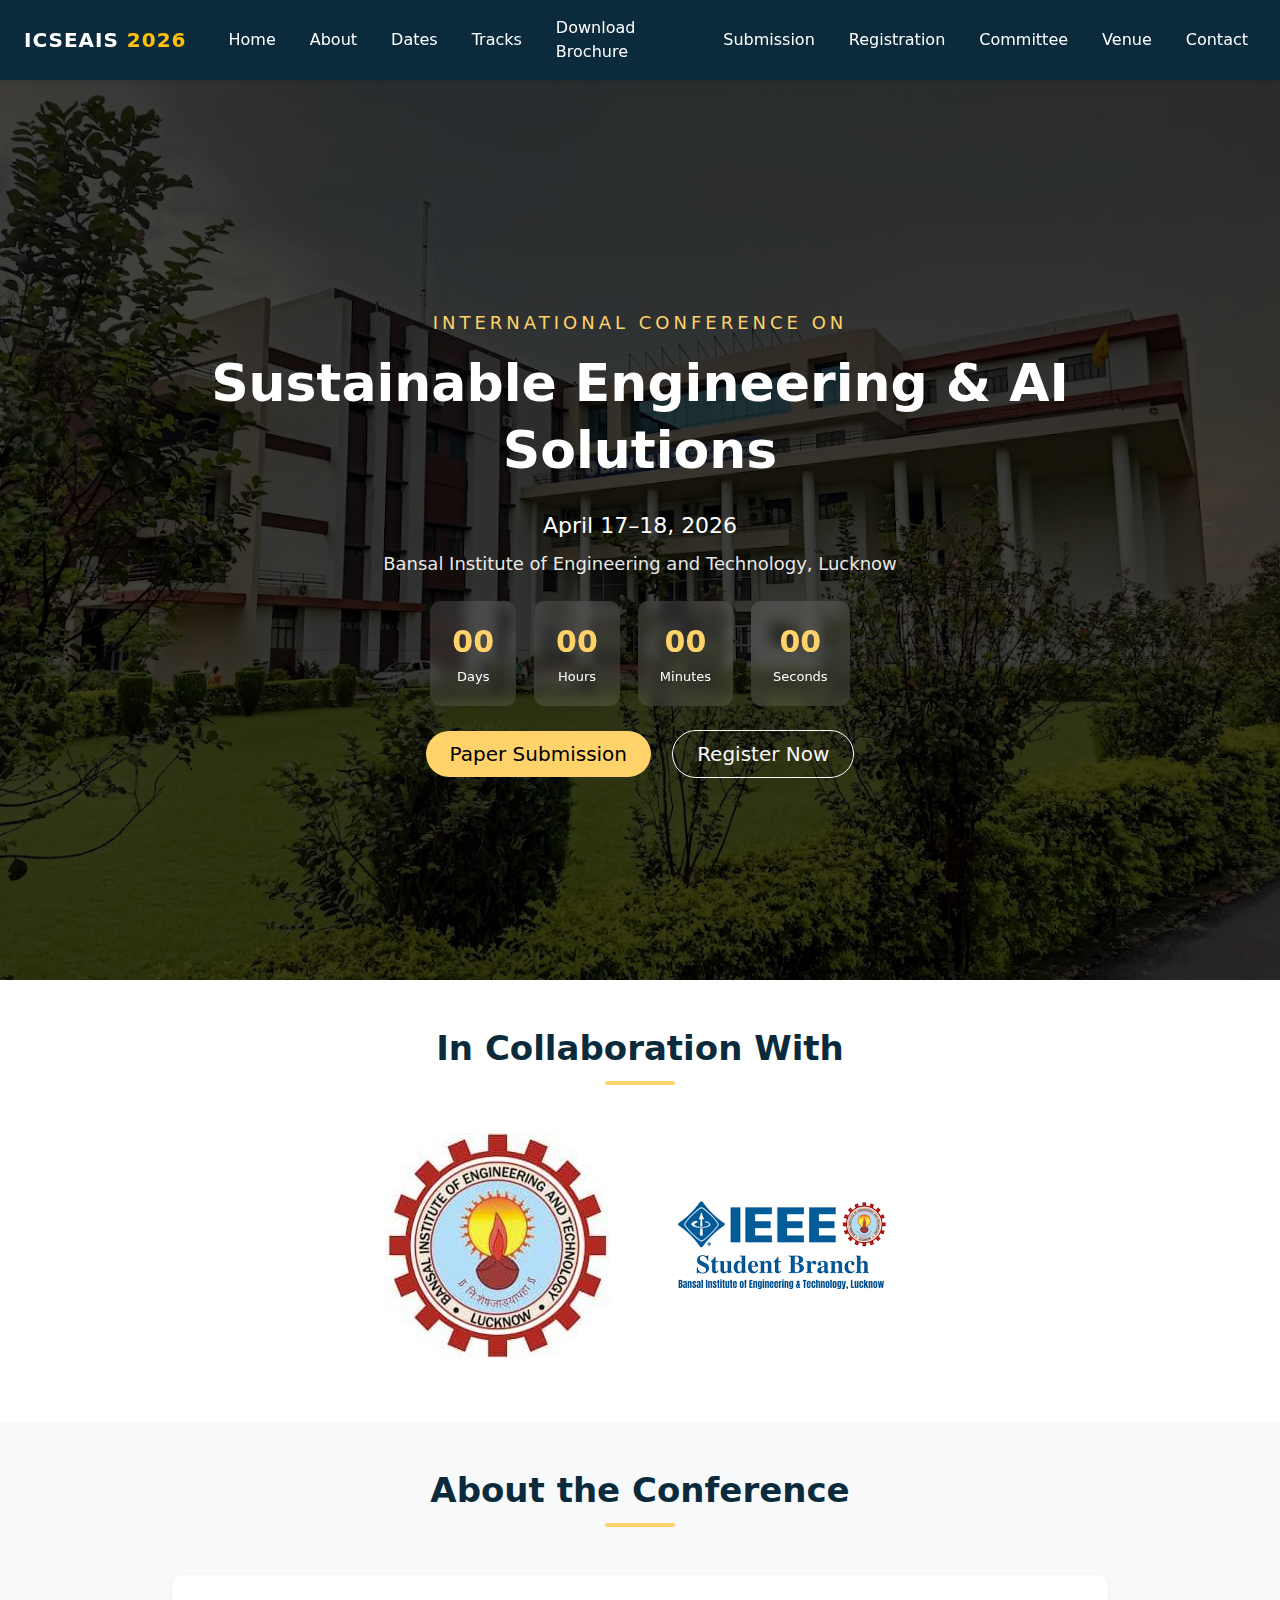
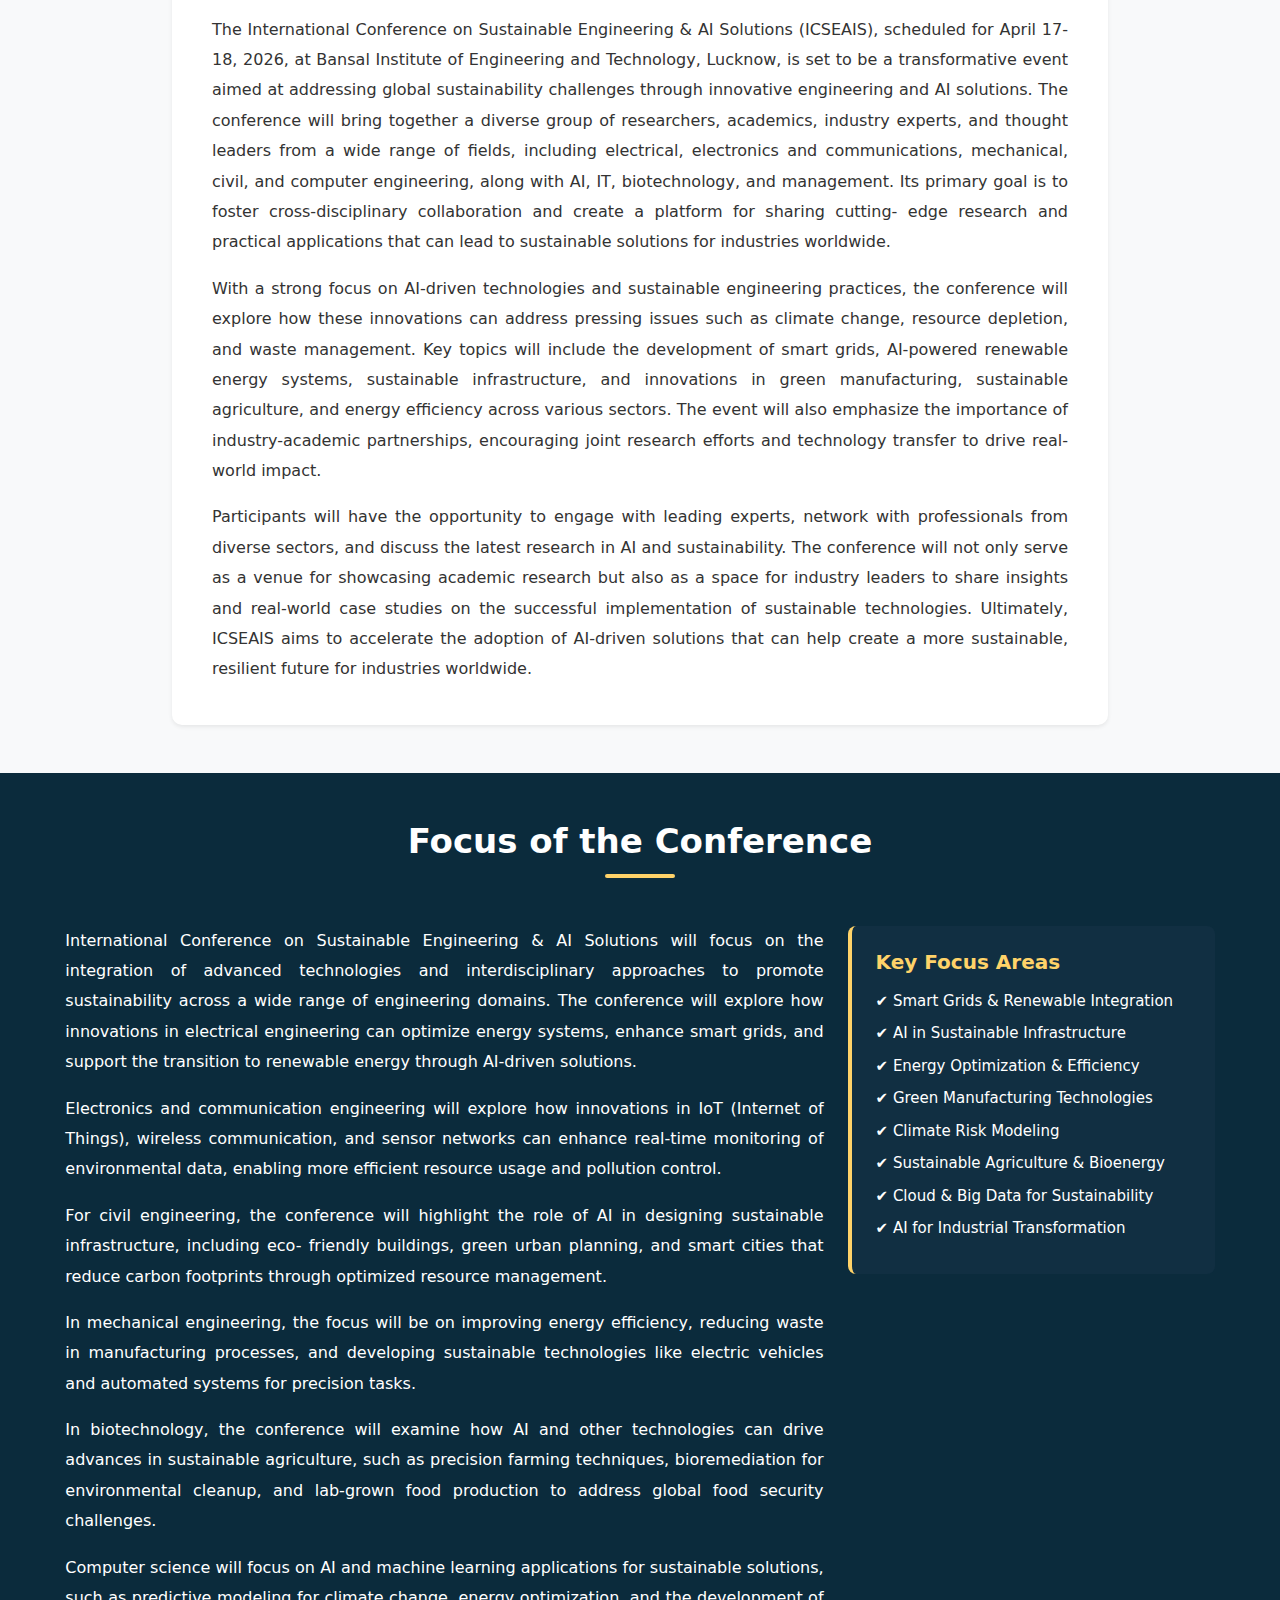
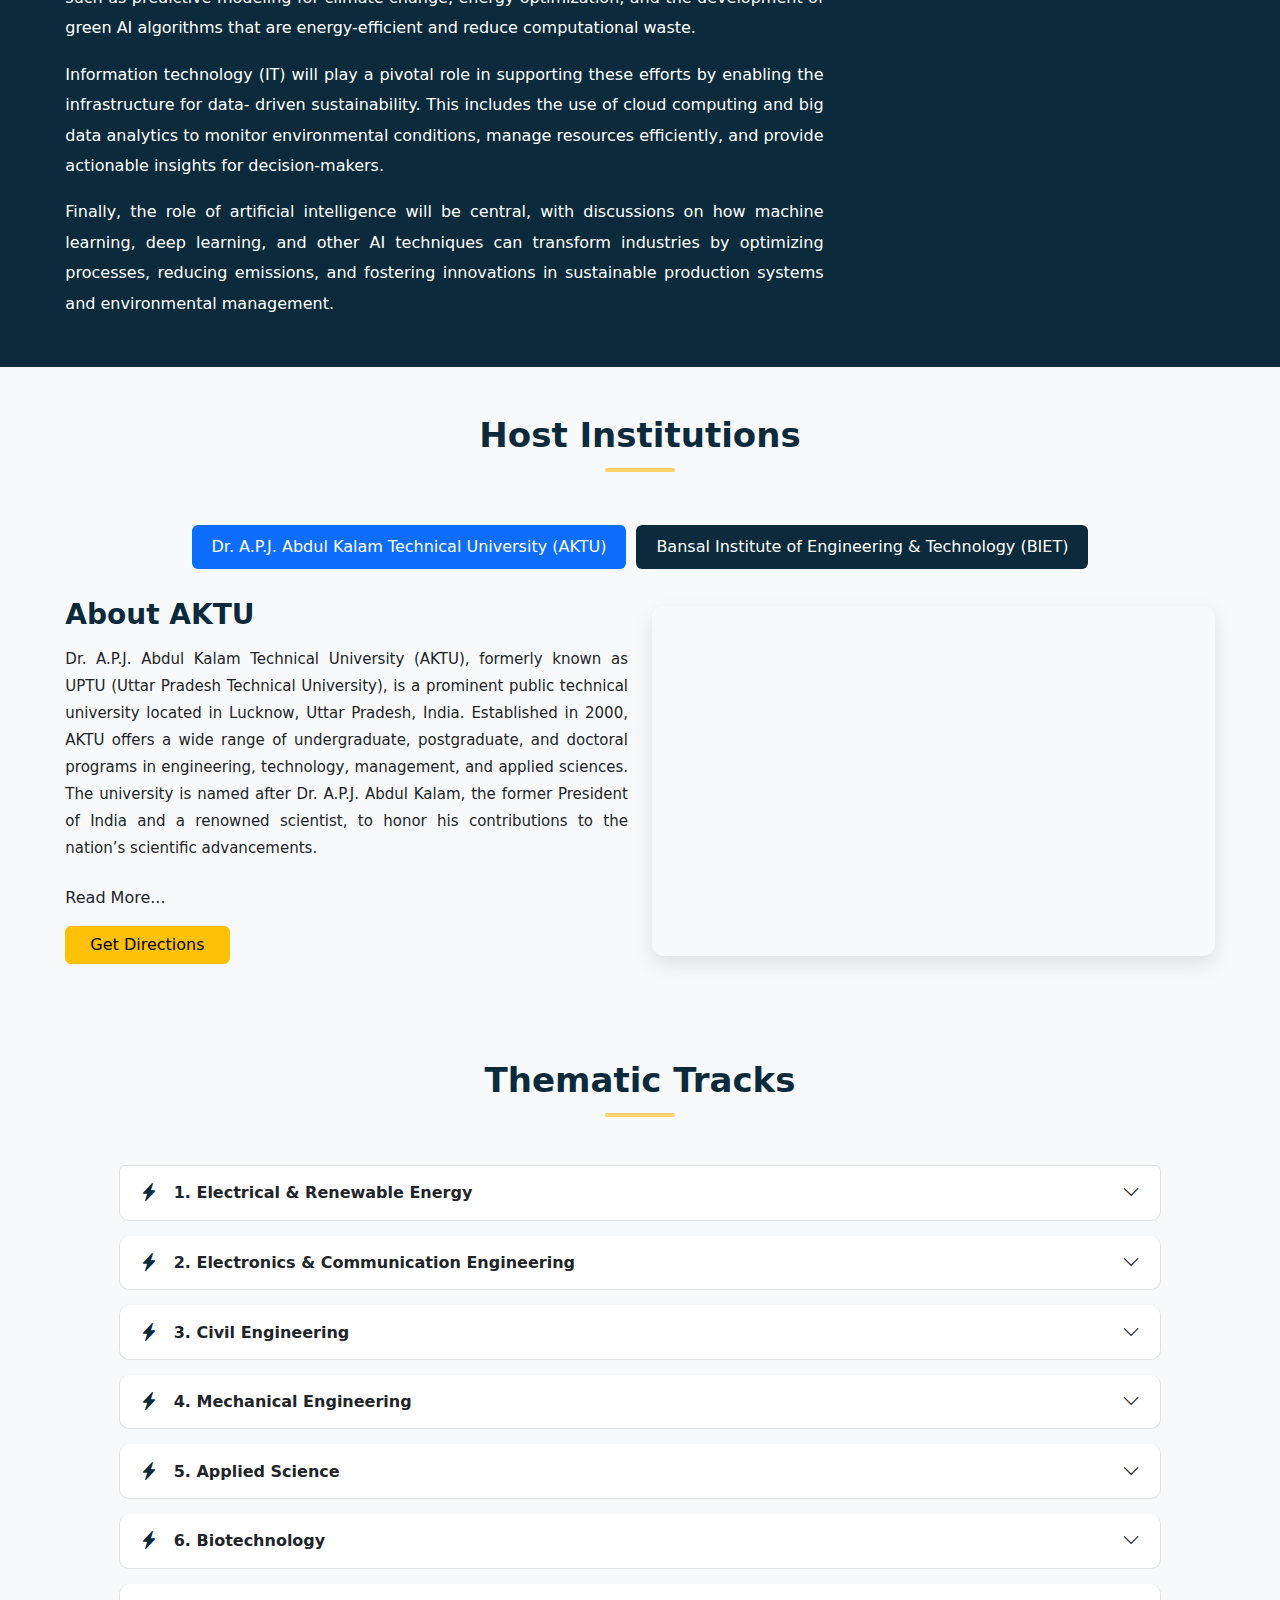
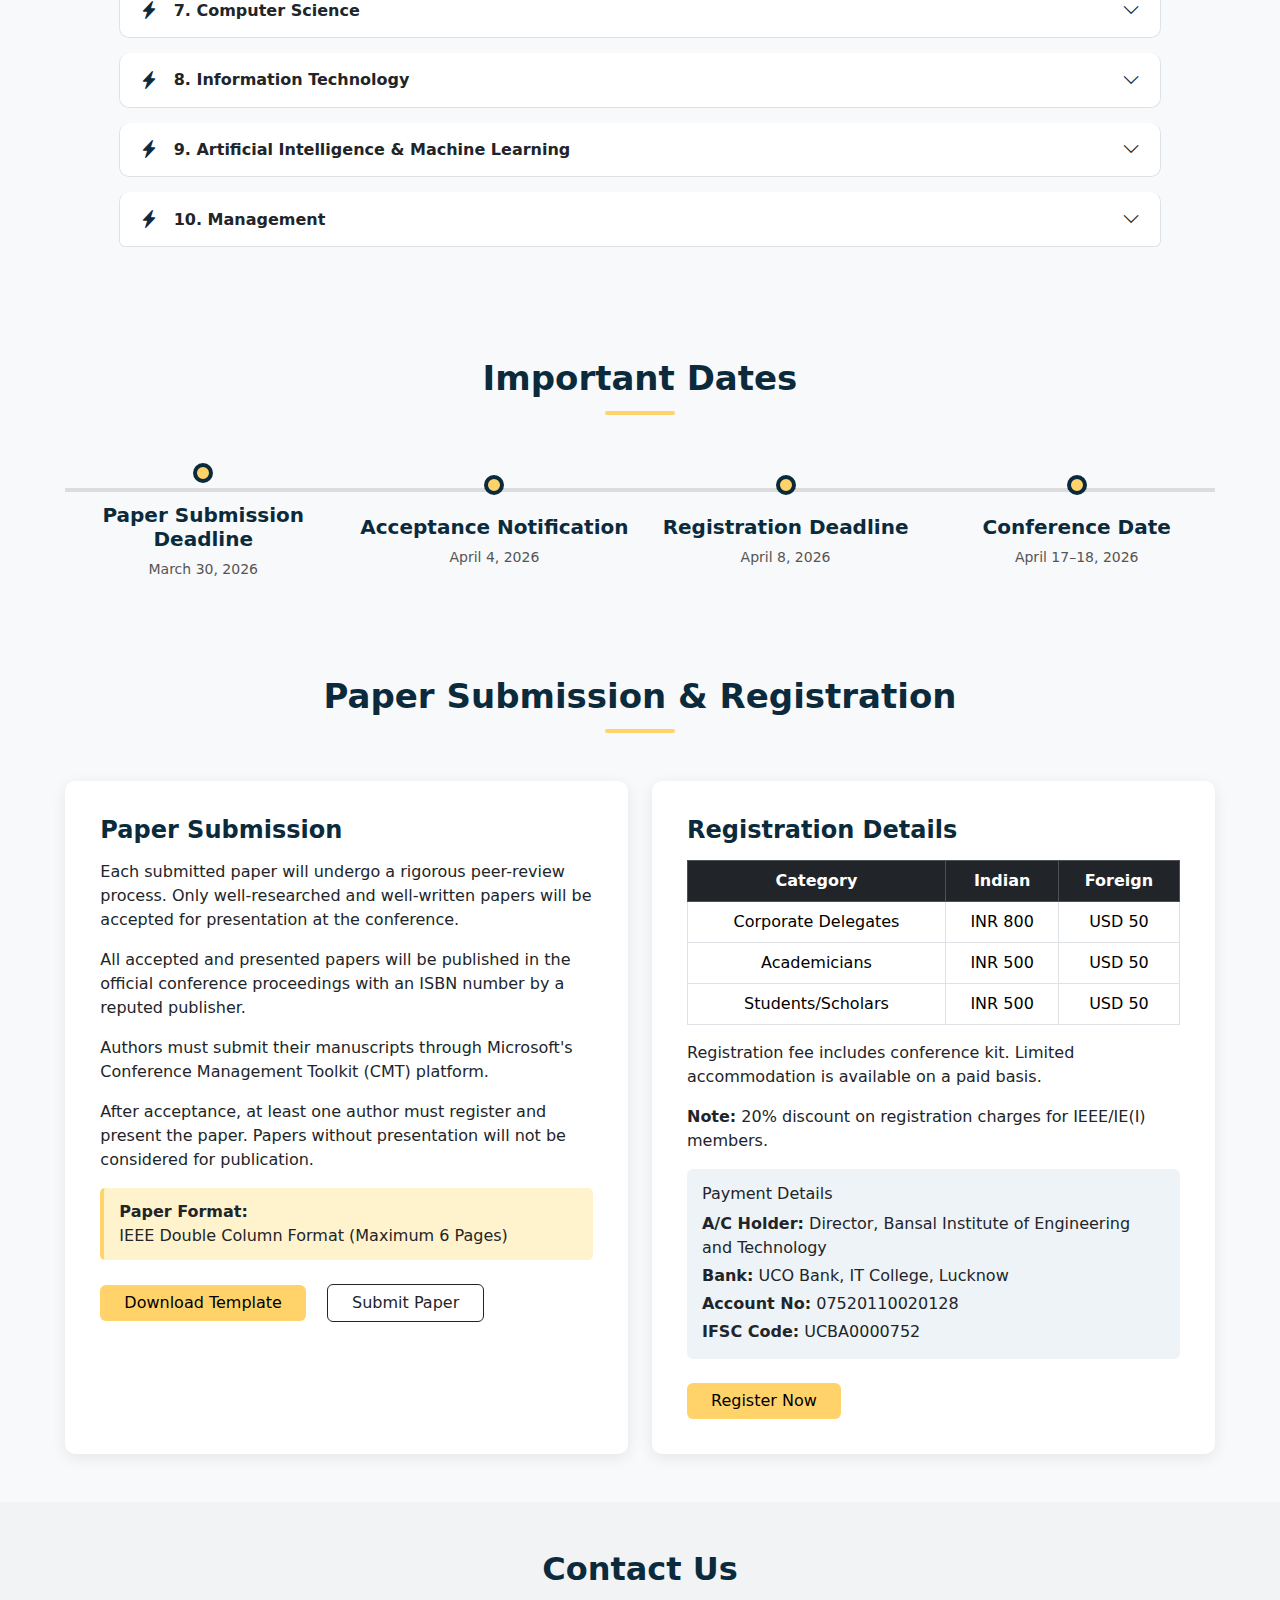
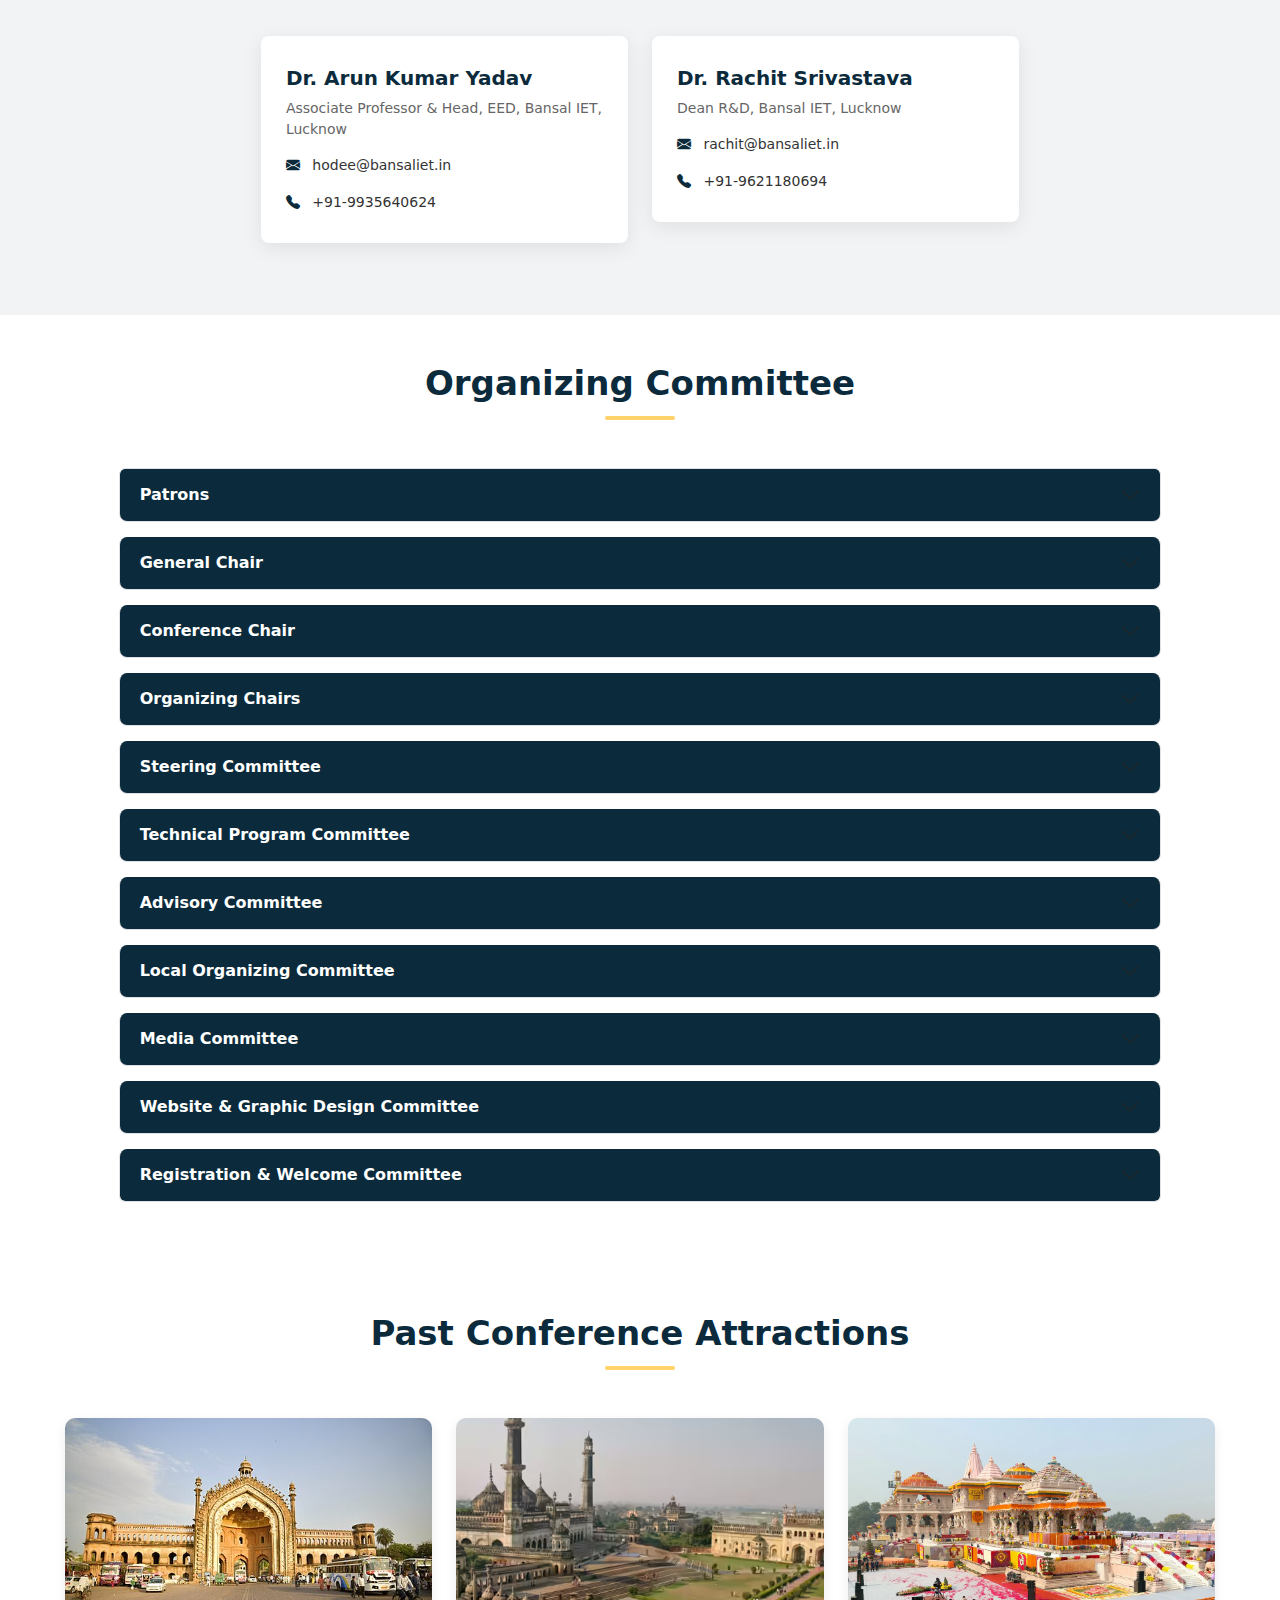
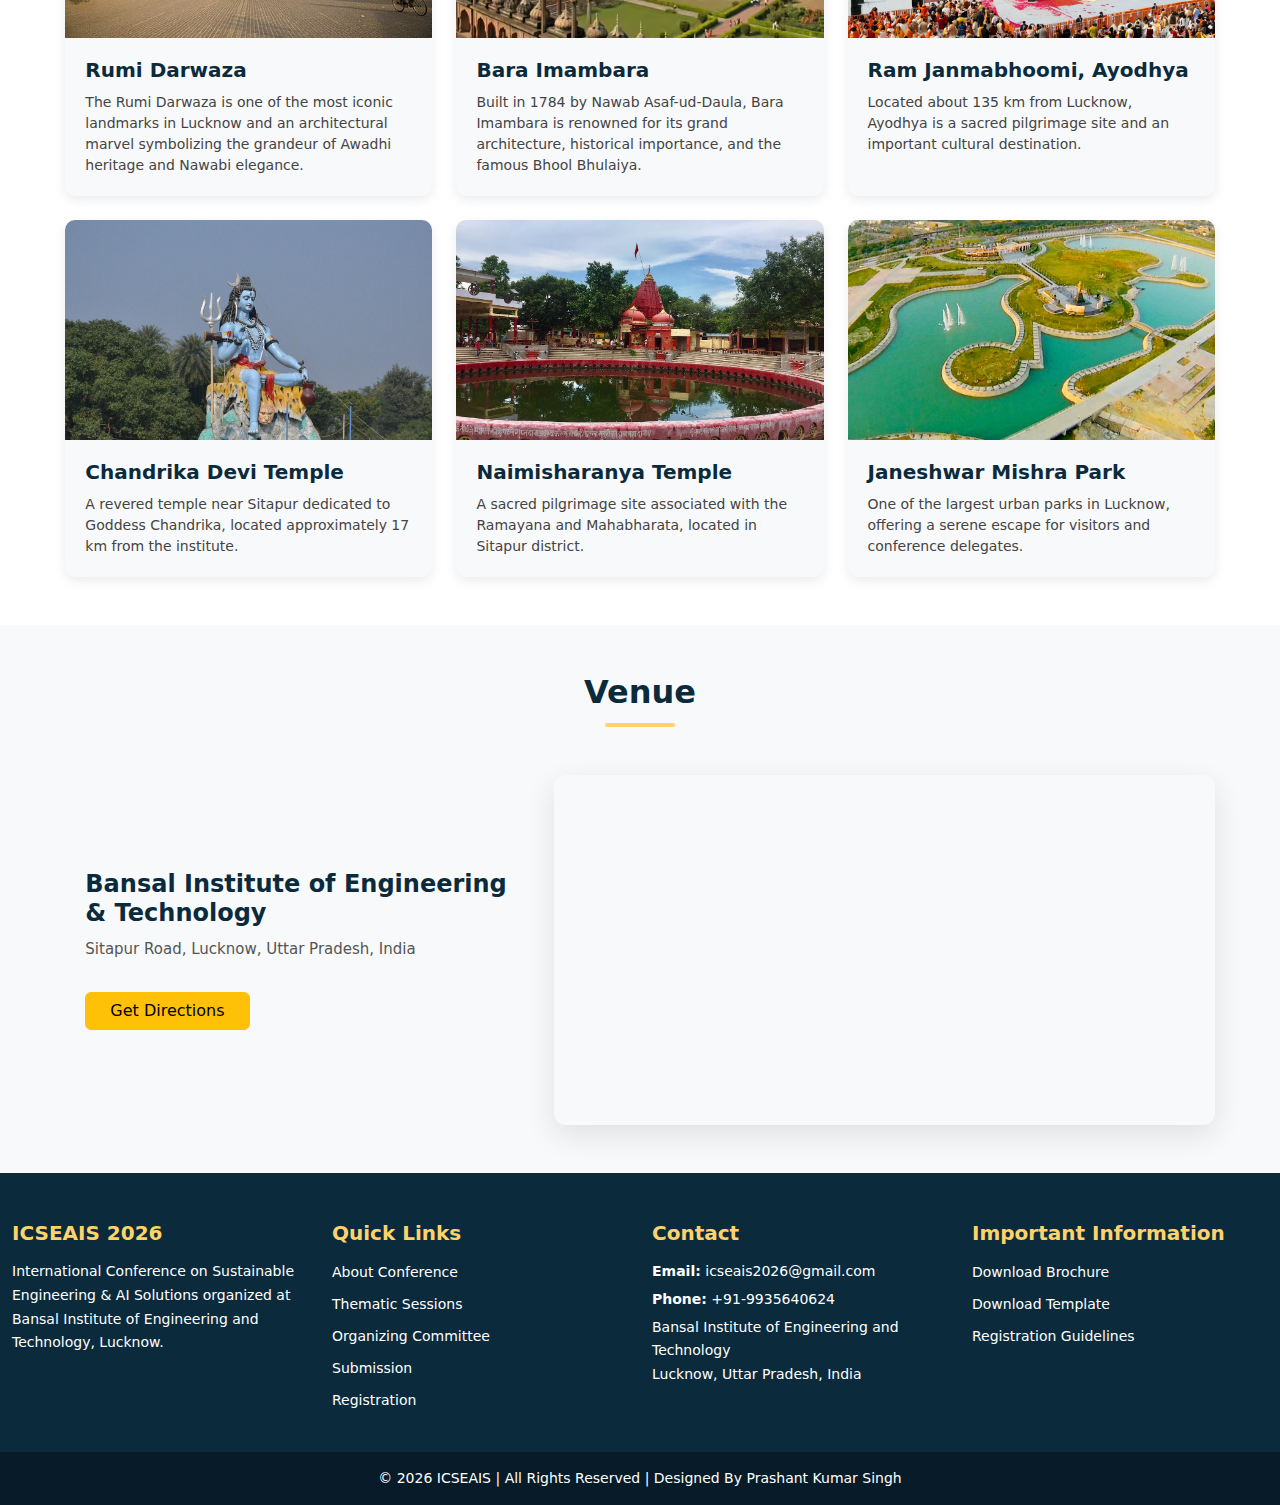
<file: index.html>
<!DOCTYPE html>
<html lang="en">

<head>
    <meta charset="UTF-8">
    <title>ICSEAIS 2026</title>
    <link rel="stylesheet" href="css/style.css">
    <link href="https://fonts.googleapis.com/css2?family=Montserrat:wght@300;400;600;700&display=swap" rel="stylesheet">
    <link rel="stylesheet" href="css/bootstrap.css">
    <link href="https://cdn.jsdelivr.net/npm/bootstrap-icons@1.11.3/font/bootstrap-icons.css" rel="stylesheet">
    <link rel="icon" href="img/fav.png">

</head>

<body>
    <!-- ================= NAVBAR ================= -->
    <nav class="navbar navbar-expand-lg navbar-dark fixed-top custom-navbar shadow-sm">
        <div class="container-fluid px-4">

            <!-- Logo / Title -->
            <a class="navbar-brand fw-bold" href="#">
                ICSEAIS <span class="text-warning">2026</span>
            </a>

            <!-- Mobile Toggle -->
            <button class="navbar-toggler border-0" type="button" data-bs-toggle="collapse" data-bs-target="#mainNavbar"
                aria-controls="mainNavbar" aria-expanded="false" aria-label="Toggle navigation">
                <span class="navbar-toggler-icon"></span>
                
            </button>

            <!-- Menu Links -->
            <div class="collapse navbar-collapse justify-content-end" id="mainNavbar">
                <ul class="navbar-nav align-items-lg-center">

                    <li class="nav-item">
                        <a class="nav-link" href="#home">Home</a>
                    </li>

                    <li class="nav-item">
                        <a class="nav-link" href="#about">About</a>
                    </li>

                    <li class="nav-item">
                        <a class="nav-link" href="#important-dates">Dates</a>
                    </li>

                    <li class="nav-item">
                        <a class="nav-link" href="#themes">Tracks</a>
                    </li>
                    <li class="nav-item">
                        <a class="nav-link" href="International-Conference-Brochure-ICSEAIS-2026.pdf">Download
                            Brochure</a>
                    </li>

                    <li class="nav-item">
                        <a class="nav-link" href="submission.html">Submission</a>
                    </li>

                    <li class="nav-item">
                        <a class="nav-link" href="registration.html">Registration</a>
                    </li>

                    <li class="nav-item">
                        <a class="nav-link" href="#committee">Committee</a>
                    </li>

                    <li class="nav-item">
                        <a class="nav-link" href="#venue">Venue</a>
                    </li>

                    <li class="nav-item">
                        <a class="nav-link" href="#contact">Contact</a>
                    </li>

                </ul>
            </div>

        </div>
    </nav>
    <!-- ================================================= -->

    <!-- ================= HERO SECTION ================= -->
    <header class="hero-section d-flex align-items-center text-white text-center">
        <div class="container-fluid">
            <div class="row justify-content-center">
                <div class="col-lg-10 col-md-11">

                    <h5 class="hero-subtitle mb-3">
                        INTERNATIONAL CONFERENCE ON
                    </h5>

                    <h1 class="hero-title mb-4">
                        Sustainable Engineering & AI Solutions
                    </h1>

                    <p class="hero-date mb-2">
                        April 17–18, 2026
                    </p>

                    <p class="hero-location mb-4">
                        Bansal Institute of Engineering and Technology, Lucknow
                    </p>

                    <!-- COUNTDOWN INSERTED HERE -->
                    <div class="countdown-wrapper mt-4">
                        <div class="countdown-box">
                            <span id="days">00</span>
                            <small>Days</small>
                        </div>
                        <div class="countdown-box">
                            <span id="hours">00</span>
                            <small>Hours</small>
                        </div>
                        <div class="countdown-box">
                            <span id="minutes">00</span>
                            <small>Minutes</small>
                        </div>
                        <div class="countdown-box">
                            <span id="seconds">00</span>
                            <small>Seconds</small>
                        </div>
                    </div>

                    <div class="hero-buttons mt-4">
                        <a href="submission.html" class="btn btn-warning btn-lg px-4 me-3">
                            Paper Submission
                        </a>
                        <a href="registration.html" class="btn btn-outline-light btn-lg px-4">
                            Register Now
                        </a>
                    </div>

                </div>
            </div>
        </div>
    </header>

    <!-- ================================================= -->

    <!-- ================= IN COLLABORATION ================= -->
    <section class="collaboration-section py-5">
        <div class="container text-center">


            <div class="section-title text-center mb-5">
                <h2>In Collaboration With</h2>
                <div class="title-underline mx-auto"></div>
            </div>
            <div class="row justify-content-center align-items-center">

                <!-- IEEE Logo -->
                <div class="col-6 col-md-3 mb-3">
                    <img src="img/bansal.jpg" class="img-fluid collab-logo" alt="Bansal">
                </div>

                <!-- IEEE Student Branch -->
                <div class="col-6 col-md-3 mb-3">
                    <img src="img/ieee.png" class="img-fluid collab-logo" alt="IEEE Student Branch">
                </div>

            </div>

        </div>
    </section>
    <!-- ================================================= -->

    <!-- ================= ABOUT SECTION ================= -->
    <section id="about" class="about-section py-5">
        <div class="container-fluid">
            <div class="row justify-content-center">
                <div class="col-lg-9 col-md-11">

                    <!-- Section Title -->
                    <div class="section-title text-center mb-5">
                        <h2>About the Conference</h2>
                        <div class="title-underline mx-auto"></div>
                    </div>

                    <!-- Content Card -->
                    <div class="about-card shadow-sm">

                        <p>
                            The International Conference on Sustainable Engineering & AI Solutions (ICSEAIS), scheduled
                            for April 17-18, 2026, at
                            Bansal Institute of Engineering and Technology, Lucknow, is set to be a transformative event
                            aimed at addressing
                            global sustainability challenges through innovative engineering and AI solutions. The
                            conference will bring together a
                            diverse group of researchers, academics, industry experts, and thought leaders from a wide
                            range of fields, including
                            electrical, electronics and communications, mechanical, civil, and computer engineering,
                            along with AI, IT, biotechnology,
                            and management. Its primary goal is to foster cross-disciplinary collaboration and create a
                            platform for sharing cutting-
                            edge research and practical applications that can lead to sustainable solutions for
                            industries worldwide.
                        </p>

                        <p>
                            With a strong focus on AI-driven technologies and sustainable engineering practices, the
                            conference will explore how
                            these innovations can address pressing issues such as climate change, resource depletion,
                            and waste management. Key
                            topics will include the development of smart grids, AI-powered renewable energy systems,
                            sustainable infrastructure,
                            and innovations in green manufacturing, sustainable agriculture, and energy efficiency
                            across various sectors. The event
                            will also emphasize the importance of industry-academic partnerships, encouraging joint
                            research efforts and
                            technology transfer to drive real-world impact.
                        </p>

                        <p class="mb-0">
                            Participants will have the opportunity to engage with leading experts, network with
                            professionals from diverse sectors,
                            and discuss the latest research in AI and sustainability. The conference will not only serve
                            as a venue for showcasing
                            academic research but also as a space for industry leaders to share insights and real-world
                            case studies on the
                            successful implementation of sustainable technologies. Ultimately, ICSEAIS aims to
                            accelerate the adoption of AI-driven
                            solutions that can help create a more sustainable, resilient future for industries
                            worldwide.
                        </p>

                    </div>

                </div>
            </div>
        </div>
    </section>
    <!-- ================================================= -->

    <!-- ================= FOCUS SECTION ================= -->
    <section id="focus" class="focus-section py-5">
        <div class="container-fluid">
            <div class="row justify-content-center">
                <div class="col-lg-11">

                    <!-- Title -->
                    <div class="text-center mb-5">
                        <h2 class="focus-title">Focus of the Conference</h2>
                        <div class="focus-underline mx-auto"></div>
                    </div>

                    <div class="row align-items-start">

                        <!-- Left Content -->
                        <div class="col-lg-8 mb-4 mb-lg-0">

                            <p>
                                International Conference on Sustainable Engineering & AI Solutions will focus on the
                                integration of advanced
                                technologies and interdisciplinary approaches to promote sustainability across a wide
                                range of engineering domains.
                                The conference will explore how innovations in electrical engineering can optimize
                                energy systems, enhance smart grids,
                                and support the transition to renewable energy through AI-driven solutions.
                            </p>

                            <p>
                                Electronics and communication engineering will explore how innovations in IoT (Internet
                                of Things), wireless
                                communication, and sensor networks can enhance real-time monitoring of environmental
                                data, enabling more efficient
                                resource usage and pollution control.
                            </p>

                            <p>
                                For civil engineering, the conference will highlight the role of AI in designing
                                sustainable infrastructure, including eco-
                                friendly buildings, green urban planning, and smart cities that reduce carbon footprints
                                through optimized resource
                                management.
                            </p>

                            <p>
                                In mechanical engineering, the focus will be on improving energy efficiency, reducing
                                waste in manufacturing processes,
                                and developing sustainable technologies like electric vehicles and automated systems for
                                precision tasks.
                            </p>

                            <p>
                                In biotechnology, the conference will examine how AI and other technologies can drive
                                advances in sustainable
                                agriculture, such as precision farming techniques, bioremediation for environmental
                                cleanup, and lab-grown food
                                production to address global food security challenges.
                            </p>

                            <p>
                                Computer science will focus on AI and machine learning applications for sustainable
                                solutions, such as predictive
                                modeling for climate change, energy optimization, and the development of green AI
                                algorithms that are energy-efficient
                                and reduce computational waste.
                            </p>

                            <p>
                                Information technology (IT) will play a pivotal role in supporting these efforts by
                                enabling the infrastructure for data-
                                driven sustainability. This includes the use of cloud computing and big data analytics
                                to monitor environmental
                                conditions, manage resources efficiently, and provide actionable insights for
                                decision-makers.
                            </p>

                            <p class="mb-0">
                                Finally, the role of artificial intelligence will be central, with discussions on how
                                machine learning, deep learning, and
                                other AI techniques can transform industries by optimizing processes, reducing
                                emissions, and fostering innovations in
                                sustainable production systems and environmental management.
                            </p>

                        </div>

                        <!-- Right Highlight Box -->
                        <div class="col-lg-4 ">
                            <div class="focus-highlight p-4 h-100">

                                <h5 class="mb-3">Key Focus Areas</h5>

                                <ul class="list-unstyled mb-0">
                                    <li>✔ Smart Grids & Renewable Integration</li>
                                    <li>✔ AI in Sustainable Infrastructure</li>
                                    <li>✔ Energy Optimization & Efficiency</li>
                                    <li>✔ Green Manufacturing Technologies</li>
                                    <li>✔ Climate Risk Modeling</li>
                                    <li>✔ Sustainable Agriculture & Bioenergy</li>
                                    <li>✔ Cloud & Big Data for Sustainability</li>
                                    <li>✔ AI for Industrial Transformation</li>
                                </ul>

                            </div>
                        </div>

                    </div>

                </div>
            </div>
        </div>
    </section>
    <!-- ================================================= -->

    <!-- ================= INSTITUTIONS SECTION ================= -->
    <section id="institutions" class="institution-tabs-section py-5">
        <div class="container-fluid">
            <div class="row justify-content-center">
                <div class="col-lg-11">

                    <!-- Section Title -->
                    <div class="text-center mb-5">
                        <h2 class="institution-main-title">Host Institutions</h2>
                        <div class="institution-main-underline mx-auto"></div>
                    </div>

                    <!-- Tabs -->
                    <ul class="nav nav-pills justify-content-center mb-4" id="institutionTabs" role="tablist">

                        <li class="nav-item" role="presentation">
                            <button class="nav-link active" id="aktu-tab" data-bs-toggle="pill" data-bs-target="#aktu"
                                type="button">
                                Dr. A.P.J. Abdul Kalam Technical University (AKTU)
                            </button>
                        </li>

                        <li class="nav-item" role="presentation">
                            <button class="nav-link" id="biet-tab" data-bs-toggle="pill" data-bs-target="#biet"
                                type="button">
                                Bansal Institute of Engineering & Technology (BIET)
                            </button>
                        </li>

                    </ul>

                    <!-- Tab Content -->
                    <div class="tab-content">

                        <!-- ================= AKTU TAB ================= -->
                        <div class="tab-pane fade show active" id="aktu">

                            <div class="row align-items-center">

                                <!-- Text -->
                                <div class="col-lg-6 mb-4 mb-lg-0">
                                    <div class="institution-content">
                                        <h3>About AKTU</h3>
                                        <p>
                                            Dr. A.P.J. Abdul Kalam Technical University (AKTU), formerly known as UPTU
                                            (Uttar Pradesh Technical
                                            University), is a prominent public technical university located in Lucknow,
                                            Uttar Pradesh, India. Established in
                                            2000, AKTU offers a wide range of undergraduate, postgraduate, and doctoral
                                            programs in engineering,
                                            technology, management, and applied sciences. The university is named after
                                            Dr. A.P.J. Abdul Kalam, the
                                            former President of India and a renowned scientist, to honor his
                                            contributions to the nation’s scientific
                                            advancements.
                                        </p>


                                        <!-- Read More Section -->
                                        <div class="collapse mt-2" id="aktuReadMore">
                                            <div class="institution-content ">
                                                <p>AKTU is well-regarded for its strong emphasis on research,
                                                    innovation, and academic excellence. It has a
                                                    sprawling campus with modern infrastructure, including
                                                    state-of-the-art laboratories, libraries, hostels, and
                                                    sports facilities. The university also fosters a vibrant student
                                                    life through various extracurricular activities,
                                                    clubs, and events. AKTU has a wide network of affiliated colleges
                                                    across Uttar Pradesh, making it one of the
                                                    largest technical education providers in the state.</p>

                                                <p>The university is known for its rigorous academic programs and a
                                                    well-structured curriculum that
                                                    incorporates both theoretical knowledge and practical skills. It
                                                    collaborates with industries, research
                                                    institutions, and international universities to provide students
                                                    with exposure to real-world challenges and
                                                    opportunities. Over the years, AKTU has gained a reputation for
                                                    producing highly skilled professionals in
                                                    various fields of technology and management, contributing
                                                    significantly to the nation's workforce.</p>

                                                <p>In terms of quality assurance, AKTU has been accredited with an A'
                                                    Grade by the National Assessment and
                                                    Accreditation Council (NAAC), reflecting the university's commitment
                                                    to maintaining high academic
                                                    standards, infrastructure, and overall educational quality.
                                                    Additionally, many of AKTU’s individual
                                                    engineering programs are accredited by the National Board of
                                                    Accreditation (NBA), further validating the
                                                    quality and relevance of its technical education. These
                                                    accreditations highlight the university’s dedication to
                                                    continuous improvement and excellence, ensuring that students
                                                    receive a globally recognized and quality
                                                    education.</p>
                                            </div>
                                        </div>

                                        <button class="btn border-0  p-0 mt-2" type="button" data-bs-toggle="collapse"
                                            data-bs-target="#aktuReadMore" aria-expanded="false"
                                            aria-controls="aktuReadMore">
                                            Read More...
                                        </button>
                                        <br>

                                        <!-- Directions Button -->
                                        <a href="https://www.google.com/maps/dir/?api=1&destination=Dr.+A.P.J.+Abdul+Kalam+Technical+University+Lucknow"
                                            target="_blank" class="btn btn-warning mt-3 px-4">
                                            Get Directions
                                        </a>
                                    </div>
                                </div>

                                <!-- Map -->
                                <div class="col-lg-6">
                                    <div class="map-container">
                                        <iframe
                                            src="https://www.google.com/maps?q=Dr.+A.P.J.+Abdul+Kalam+Technical+University+Lucknow&output=embed"
                                            allowfullscreen loading="lazy">
                                        </iframe>
                                    </div>
                                </div>

                            </div>
                        </div>

                        <!-- ================= BIET TAB ================= -->
                        <div class="tab-pane fade" id="biet">

                            <div class="row align-items-center">

                                <!-- Text -->
                                <div class="col-lg-6 mb-4 mb-lg-0">
                                    <div class="institution-content">
                                        <h3>About BIET</h3>
                                        <p>
                                            Bansal Institute of Engineering and Technology (BIET), Lucknow, established
                                            in 2008 and
                                            affiliated with Dr. A.P.J. Abdul Kalam Technical University (AKTU), is a
                                            reputed private
                                            engineering institution dedicated to providing quality technical education
                                            and fostering
                                            the holistic development of students. Approved by AICTE, the institute
                                            features a modern
                                            and student-friendly campus on Sitapur Road, equipped with spacious
                                            classrooms,
                                            advanced laboratories, a well-resourced central library, high-speed internet
                                            connectivity,
                                            and comfortable hostel accommodations.
                                        </p>


                                        <!-- Read More Section -->

                                        <div class="collapse mt-2" id="bietReadMore">
                                            <div class="institution-content ">
                                                <p>BIET offers a variety of undergraduate
                                                    engineering programs, among which Electrical Engineering,
                                                    Biotechnology, and
                                                    Information Technology (IT) are NBA-accredited, reflecting adherence
                                                    to rigorous
                                                    academic benchmarks, industry relevance, and outcomes-based
                                                    education. This
                                                    accreditation ensures that students receive education that is
                                                    contemporary, skill-oriented,
                                                    and aligned with evolving technological and professional standards.
                                                </p>

                                                <p>BIET places strong emphasis on practical learning and professional
                                                    preparedness. Students
                                                    gain hands-on experience through workshops, seminars, industrial
                                                    visits, research initiatives,
                                                    and extensive laboratory work that connects classroom knowledge with
                                                    real-world applications.
                                                    The institute’s proactive Training & Placement Cell further enhances
                                                    employability by offering
                                                    career counseling, aptitude and technical training, soft skills
                                                    development, and campus
                                                    recruitment opportunities in collaboration with numerous reputed
                                                    companies. Through these
                                                    structured initiatives, BIET strives to nurture industry-ready,
                                                    innovative, and ethically
                                                    responsible engineering professionals.</p>


                                            </div>
                                        </div>

                                        <button class="btn border-0  p-0 mt-2" type="button" data-bs-toggle="collapse"
                                            data-bs-target="#bietReadMore" aria-expanded="false"
                                            aria-controls="bietReadMore">
                                            Read More...
                                        </button>
                                        <br>

                                        <!-- Directions Button -->
                                        <a href="https://www.google.com/maps/dir/?api=1&destination=Bansal+Institute+of+Engineering+and+Technology+Lucknow"
                                            target="_blank" class="btn btn-warning mt-3 px-4">
                                            Get Directions
                                        </a>
                                    </div>
                                </div>

                                <!-- Map -->
                                <div class="col-lg-6">
                                    <div class="map-container">
                                        <iframe
                                            src="https://www.google.com/maps?q=Bansal+Institute+of+Engineering+and+Technology+Lucknow&output=embed"
                                            allowfullscreen loading="lazy">
                                        </iframe>
                                    </div>
                                </div>

                            </div>
                        </div>

                    </div>

                </div>
            </div>
        </div>
    </section>


    <!-- ================= THEMATIC SESSIONS ================= -->
    <section id="themes" class="themes-section py-5">
        <div class="container-fluid">
            <div class="row justify-content-center">
                <div class="col-lg-10">

                    <div class="text-center mb-5">
                        <h2 class="themes-title">Thematic Tracks</h2>
                        <div class="themes-underline mx-auto"></div>
                    </div>

                    <div class="accordion" id="themesAccordion">

                        <!-- 1 -->
                        <div class="accordion-item premium-accordion-item">
                            <h2 class="accordion-header">
                                <button class="accordion-button collapsed premium-accordion-btn" type="button"
                                    data-bs-toggle="collapse" data-bs-target="#t1">

                                    <span class="accordion-icon me-3">
                                        <i class="bi bi-lightning-charge-fill"></i>
                                    </span>

                                    <span class="accordion-title">
                                        1. Electrical & Renewable Energy
                                    </span>

                                    <span class="custom-arrow ms-auto">
                                        <i class="bi bi-chevron-down"></i>
                                    </span>

                                </button>
                            </h2>

                            <div id="t1" class="accordion-collapse collapse" data-bs-parent="#themesAccordion">
                                <div class="accordion-body">
                                    <p>
                                        This thematic session will focus on exploring the latest innovations,
                                        challenges, and solutions in integrating renewable
                                        energy sources with electrical power systems. It will address the key issues of
                                        grid stability, energy storage, and
                                        optimization, while highlighting the critical role of electrical engineering in
                                        creating more efficient, resilient, and
                                        sustainable energy infrastructures.
                                    </p>
                                    <p>
                                        The broad themes for the paper may include :
                                    </p>
                                    <ul>
                                        <li>Integration of Renewable Energy into the Power Grid</li>
                                        <li>Power Electronics for Renewable Energy Systems</li>
                                        <li>Energy Storage and Grid Stability for Renewables</li>
                                        <li>Smart Grids and Digitalization for Renewable Energy Integration</li>
                                        <li>Advanced Control Systems for Renewable Power Generation</li>
                                        <li>Power System Protection and Fault Detection for Renewable Grids</li>
                                        <li>Wind, Solar, and Beyond</li>
                                    </ul>
                                </div>
                            </div>
                        </div>

                        <!-- 2 -->

                        <div class="accordion-item premium-accordion-item">
                            <h2 class="accordion-header">
                                <button class="accordion-button collapsed premium-accordion-btn" type="button"
                                    data-bs-toggle="collapse" data-bs-target="#t2">

                                    <span class="accordion-icon me-3">
                                        <i class="bi bi-lightning-charge-fill"></i>
                                    </span>

                                    <span class="accordion-title">
                                        2. Electronics & Communication Engineering
                                    </span>

                                    <span class="custom-arrow ms-auto">
                                        <i class="bi bi-chevron-down"></i>
                                    </span>

                                </button>
                            </h2>

                            <div id="t2" class="accordion-collapse collapse" data-bs-parent="#themesAccordion">
                                <div class="accordion-body">
                                    <p>
                                        This thematic session will focus on the intersection of electronics and
                                        communication technologies with renewable energy
                                        and sustainable development. It will explore how innovations in electronic
                                        devices, communication networks, and sensor
                                        technologies are playing a crucial role in optimizing energy systems, enabling
                                        smart grids, and advancing the use of
                                        renewable energy sources.
                                    </p>
                                    <p>
                                        The broad themes for the paper may include :
                                    </p>
                                    <ul>
                                        <li>IoT and Smart Grids for Renewable Energy Management</li>
                                        <li>Low-Power Communication Systems for Sustainable Development</li>
                                        <li>5G and Beyond: Impact on Energy Systems and Sustainability</li>
                                        <li>Communication Systems for Smart Cities and Sustainable Urban Infrastructure
                                        </li>
                                        <li>Advanced Modulation Techniques for Energy-Efficient Communication Systems
                                        </li>
                                        <li>AI-Enabled Communication Systems for Renewable Energy Optimization</li>
                                    </ul>
                                </div>
                            </div>
                        </div>

                        <!-- 3 -->

                        <div class="accordion-item premium-accordion-item">
                            <h2 class="accordion-header">
                                <button class="accordion-button collapsed premium-accordion-btn" type="button"
                                    data-bs-toggle="collapse" data-bs-target="#t3">

                                    <span class="accordion-icon me-3">
                                        <i class="bi bi-lightning-charge-fill"></i>
                                    </span>

                                    <span class="accordion-title">
                                        3. Civil Engineering
                                    </span>

                                    <span class="custom-arrow ms-auto">
                                        <i class="bi bi-chevron-down"></i>
                                    </span>

                                </button>
                            </h2>

                            <div id="t3" class="accordion-collapse collapse" data-bs-parent="#themesAccordion">
                                <div class="accordion-body">
                                    <p>
                                        This thematic session will focus on advancing sustainable practices in the built
                                        environment, exploring innovative
                                        technologies, materials, and design strategies that integrate renewable energy
                                        and climate resilience into civil
                                        infrastructure.
                                    </p>
                                    <p>
                                        The broad themes for the paper may include :
                                    </p>
                                    <ul>
                                        <li>Sustainable Infrastructure and Green Building Technologies</li>
                                        <li>Smart Cities and Sustainable Urban Development</li>
                                        <li>Advanced Materials for Sustainable Civil Engineering</li>
                                        <li>Sustainable Water Management and Infrastructure</li>
                                        <li>Green Transportation Infrastructure and Mobility</li>
                                        <li>Resilient Foundations and Earthquake-Resistant Design</li>
                                    </ul>
                                </div>
                            </div>
                        </div>

                        <!-- 4 -->

                        <div class="accordion-item premium-accordion-item">
                            <h2 class="accordion-header">
                                <button class="accordion-button collapsed premium-accordion-btn" type="button"
                                    data-bs-toggle="collapse" data-bs-target="#t4">

                                    <span class="accordion-icon me-3">
                                        <i class="bi bi-lightning-charge-fill"></i>
                                    </span>

                                    <span class="accordion-title">
                                        4. Mechanical Engineering
                                    </span>

                                    <span class="custom-arrow ms-auto">
                                        <i class="bi bi-chevron-down"></i>
                                    </span>

                                </button>
                            </h2>

                            <div id="t4" class="accordion-collapse collapse" data-bs-parent="#themesAccordion">
                                <div class="accordion-body">
                                    <p>
                                        The session will focus on advancing sustainable technologies and renewable
                                        energy solutions through innovative mechanical
                                        systems and design. The conference aims to explore the critical role that
                                        mechanical engineers play in developing energyefficient
                                        systems, green manufacturing processes, and renewable energy technologies.
                                    </p>
                                    <p>
                                        The broad themes for the paper may include :
                                    </p>
                                    <ul>
                                        <li>Energy-Efficient Mechanical Systems and Technologies</li>
                                        <li>Advanced Manufacturing for Sustainability</li>
                                        <li>Renewable Energy Systems in Mechanical Engineering</li>
                                        <li>Thermal Energy Storage and Heat Management Systems</li>
                                        <li>Mechanical Engineering in Electric Vehicles (EVs)</li>
                                        <li>Sustainable Heating, Ventilation, and Air Conditioning (HVAC) Systems</li>
                                    </ul>
                                </div>
                            </div>
                        </div>

                        <!-- 5 -->

                        <div class="accordion-item premium-accordion-item">
                            <h2 class="accordion-header">
                                <button class="accordion-button collapsed premium-accordion-btn" type="button"
                                    data-bs-toggle="collapse" data-bs-target="#t5">

                                    <span class="accordion-icon me-3">
                                        <i class="bi bi-lightning-charge-fill"></i>
                                    </span>

                                    <span class="accordion-title">
                                        5. Applied Science
                                    </span>

                                    <span class="custom-arrow ms-auto">
                                        <i class="bi bi-chevron-down"></i>
                                    </span>

                                </button>
                            </h2>

                            <div id="t5" class="accordion-collapse collapse" data-bs-parent="#themesAccordion">
                                <div class="accordion-body">
                                    <p>
                                        This session will explore the intersection of applied sciences and innovative
                                        technologies in advancing sustainability. It aims
                                        to translate scientific principles and interdisciplinary research into practical
                                        solutions that drive progress across various
                                        industries.
                                    </p>
                                    <p>
                                        The broad themes for the paper may include :
                                    </p>
                                    <ul>
                                        <li>Applied Mathematics for Environmental Sustainability</li>
                                        <li>Mathematics for Artificial Intelligence</li>
                                        <li>Advanced Physics in Renewable Energy</li>
                                        <li>Applied Physics in Environmental Science</li>
                                        <li>Applied Chemistry in Environmental Solutions</li>
                                        <li>AI-Driven Language and Communication for Sustainable Solutions</li>
                                    </ul>
                                </div>
                            </div>
                        </div>

                        <!-- 6 -->

                        <div class="accordion-item premium-accordion-item">
                            <h2 class="accordion-header">
                                <button class="accordion-button collapsed premium-accordion-btn" type="button"
                                    data-bs-toggle="collapse" data-bs-target="#t6">

                                    <span class="accordion-icon me-3">
                                        <i class="bi bi-lightning-charge-fill"></i>
                                    </span>

                                    <span class="accordion-title">
                                        6. Biotechnology
                                    </span>

                                    <span class="custom-arrow ms-auto">
                                        <i class="bi bi-chevron-down"></i>
                                    </span>

                                </button>
                            </h2>

                            <div id="t6" class="accordion-collapse collapse" data-bs-parent="#themesAccordion">
                                <div class="accordion-body">
                                    <p>
                                        The focus of biotechnology at the Conference will likely revolve around its
                                        intersection with sustainable development,
                                        leveraging cutting-edge biotechnology innovations and AI-driven technologies to
                                        tackle pressing global challenges.
                                    </p>
                                    <p>
                                        The broad themes for the paper may include :
                                    </p>
                                    <ul>
                                        <li>Sustainable Healthcare Solutions</li>
                                        <li>Synthetic Biology for Sustainable Materials</li>
                                        <li>Biosensors for Environmental Monitoring</li>
                                        <li>Waste Management & Bioremediation</li>
                                        <li>Bioenergy & Renewable Fuels</li>
                                        <li>Biotechnology for Sustainable Agriculture</li>
                                    </ul>
                                </div>
                            </div>
                        </div>

                        <!-- 7 -->

                        <div class="accordion-item premium-accordion-item">
                            <h2 class="accordion-header">
                                <button class="accordion-button collapsed premium-accordion-btn" type="button"
                                    data-bs-toggle="collapse" data-bs-target="#t7">

                                    <span class="accordion-icon me-3">
                                        <i class="bi bi-lightning-charge-fill"></i>
                                    </span>

                                    <span class="accordion-title">
                                        7. Computer Science
                                    </span>

                                    <span class="custom-arrow ms-auto">
                                        <i class="bi bi-chevron-down"></i>
                                    </span>

                                </button>
                            </h2>

                            <div id="t7" class="accordion-collapse collapse" data-bs-parent="#themesAccordion">
                                <div class="accordion-body">
                                    <p>
                                        The focus of the Computer Science thematic session at the ICSEAIS2025 will
                                        center on innovative computational
                                        technologies that drive sustainable solutions, optimize resources, and improve
                                        efficiencies across various sectors.
                                    </p>
                                    <p>
                                        The broad themes for the paper may include :
                                    </p>
                                    <ul>
                                        <li>Data Science and Big Data for Sustainability</li>
                                        <li>Sustainable Software Engineering Practices</li>
                                        <li>Blockchain and Decentralized Technologies for Sustainability</li>
                                        <li>Data Privacy and Security for Sustainable Systems</li>
                                        <li>Parallel and High-Performance Computing (HPC) for Sustainability</li>
                                        <li>Quantum Computing for Sustainable Solutions</li>
                                    </ul>
                                </div>
                            </div>
                        </div>

                        <!-- 8 -->

                        <div class="accordion-item premium-accordion-item">
                            <h2 class="accordion-header">
                                <button class="accordion-button collapsed premium-accordion-btn" type="button"
                                    data-bs-toggle="collapse" data-bs-target="#t8">

                                    <span class="accordion-icon me-3">
                                        <i class="bi bi-lightning-charge-fill"></i>
                                    </span>

                                    <span class="accordion-title">
                                        8. Information Technology
                                    </span>

                                    <span class="custom-arrow ms-auto">
                                        <i class="bi bi-chevron-down"></i>
                                    </span>

                                </button>
                            </h2>

                            <div id="t8" class="accordion-collapse collapse" data-bs-parent="#themesAccordion">
                                <div class="accordion-body">
                                    <p>
                                        The Information Technology (IT) thematic session will focus on how IT
                                        innovations and digital technologies can enable
                                        sustainability across industries and society. IT has become a powerful enabler
                                        for creating smarter, more efficient, and
                                        environmentally responsible systems, supporting sustainable development goals
                                        (SDGs) through digital transformation.
                                    </p>
                                    <p>
                                        The broad themes for the paper may include :
                                    </p>
                                    <ul>
                                        <li>Smart Cities and Urban Sustainability through IT</li>
                                        <li>Cloud Computing for Sustainable IT Solutions</li>
                                        <li>IoT for Sustainable Monitoring and Management</li>
                                        <li>Cybersecurity for Sustainable IT Infrastructure</li>
                                        <li>IT in Circular Economy and Resource Recovery</li>
                                        <li>IT for Renewable Energy and Energy Efficiency</li>
                                    </ul>
                                </div>
                            </div>
                        </div>

                        <!-- 9 -->

                        <div class="accordion-item premium-accordion-item">
                            <h2 class="accordion-header">
                                <button class="accordion-button collapsed premium-accordion-btn" type="button"
                                    data-bs-toggle="collapse" data-bs-target="#t9">

                                    <span class="accordion-icon me-3">
                                        <i class="bi bi-lightning-charge-fill"></i>
                                    </span>

                                    <span class="accordion-title">
                                        9. Artificial Intelligence & Machine Learning
                                    </span>

                                    <span class="custom-arrow ms-auto">
                                        <i class="bi bi-chevron-down"></i>
                                    </span>

                                </button>
                            </h2>

                            <div id="t9" class="accordion-collapse collapse" data-bs-parent="#themesAccordion">
                                <div class="accordion-body">
                                    <p>
                                        The AI and ML theme at ICSEAIS will focus on how AI-driven technologies are
                                        central to solving sustainability challenges
                                        across sectors like energy, agriculture, water, manufacturing, and urban
                                        planning. The session will highlight cutting-edge
                                        research, practical applications, and cross-disciplinary collaboration aimed at
                                        creating a more sustainable, resilient future.
                                    </p>
                                    <p>
                                        The broad themes for the paper may include :
                                    </p>
                                    <ul>
                                        <li>AI and ML in Sustainable Transportation</li>
                                        <li>AI and ML for Smart Cities</li>
                                        <li>AI and ML for Ecosystem Monitoring and Biodiversity Conservation</li>
                                        <li>AI for Disaster Management and Risk Reductions</li>
                                        <li>AI for Climate Risk and Resilience</li>
                                        <li>AI and ML for Sustainable Development Goals (SDGs)</li>
                                        <li>AI for Sustainability in Healthcare</li>
                                    </ul>
                                </div>
                            </div>
                        </div>

                        <!-- 10 -->

                        <div class="accordion-item premium-accordion-item">
                            <h2 class="accordion-header">
                                <button class="accordion-button collapsed premium-accordion-btn" type="button"
                                    data-bs-toggle="collapse" data-bs-target="#t10">

                                    <span class="accordion-icon me-3">
                                        <i class="bi bi-lightning-charge-fill"></i>
                                    </span>

                                    <span class="accordion-title">
                                        10. Management
                                    </span>

                                    <span class="custom-arrow ms-auto">
                                        <i class="bi bi-chevron-down"></i>
                                    </span>

                                </button>
                            </h2>

                            <div id="t10" class="accordion-collapse collapse" data-bs-parent="#themesAccordion">
                                <div class="accordion-body">
                                    <p>
                                        This session will explore the transformative role of Artificial Intelligence
                                        (AI) in modern management practices, particularly
                                        in the context of sustainability and resource optimization.
                                    </p>
                                    <p>
                                        The broad themes for the paper may include :
                                    </p>
                                    <ul>
                                        <li>Financial Management in Sustainability</li>
                                        <li>Strategic Management in Sustainable Business</li>
                                        <li>Risk Management and Decision Support</li>
                                        <li>Innovation Management for Sustainability</li>
                                    </ul>
                                </div>
                            </div>
                        </div>

                    </div>

                </div>
            </div>
        </div>
    </section>
    <!-- ================= IMPORTANT DATES ================= -->
    <section id="important-dates" class="important-dates-section py-5">
        <div class="container-fluid">
            <div class="row justify-content-center">
                <div class="col-lg-11">

                    <div class="text-center mb-5">
                        <h2 class="dates-title">Important Dates</h2>
                        <div class="dates-underline mx-auto"></div>
                    </div>

                    <div class="timeline">

                        <!-- Step 1 -->
                        <div class="timeline-item">
                            <div class="timeline-dot"></div>
                            <h5>Paper Submission Deadline</h5>
                            <p>March 30, 2026</p>
                        </div>

                        <!-- Step 2 -->
                        <div class="timeline-item">
                            <div class="timeline-dot"></div>
                            <h5>Acceptance Notification</h5>
                            <p>April 4, 2026</p>
                        </div>

                        <!-- Step 3 -->
                        <div class="timeline-item">
                            <div class="timeline-dot"></div>
                            <h5>Registration Deadline</h5>
                            <p>April 8, 2026</p>
                        </div>

                        <!-- Step 4 -->
                        <div class="timeline-item">
                            <div class="timeline-dot"></div>
                            <h5>Conference Date</h5>
                            <p>April 17–18, 2026</p>
                        </div>

                    </div>

                </div>
            </div>
        </div>
    </section>

    <!-- ================= SUBMISSION & REGISTRATION ================= -->
    <section id="submission-registration" class="submission-section py-5">
        <div class="container-fluid">
            <div class="row justify-content-center">
                <div class="col-lg-11">

                    <!-- Section Title -->
                    <div class="text-center mb-5">
                        <h2 class="submission-title">Paper Submission & Registration</h2>
                        <div class="submission-underline mx-auto"></div>
                    </div>

                    <div class="row g-4">

                        <!-- ================= LEFT: PAPER SUBMISSION ================= -->
                        <div class="col-lg-6">
                            <div class="submission-card h-100">

                                <h4 class="mb-3">Paper Submission</h4>

                                <p>
                                    Each submitted paper will undergo a rigorous peer-review process.
                                    Only well-researched and well-written papers will be accepted for
                                    presentation at the conference.
                                </p>

                                <p>
                                    All accepted and presented papers will be published in the official
                                    conference proceedings with an ISBN number by a reputed publisher.
                                </p>

                                <p>
                                    Authors must submit their manuscripts through Microsoft's
                                    Conference Management Toolkit (CMT) platform.
                                </p>

                                <p>
                                    After acceptance, at least one author must register and present the paper.
                                    Papers without presentation will not be considered for publication.
                                </p>

                                <div class="highlight-box mt-3">
                                    <strong>Paper Format:</strong><br>
                                    IEEE Double Column Format (Maximum 6 Pages)
                                </div>

                                <div class="mt-4">
                                    <a href="https://www.ieee.org/content/dam/ieee-org/ieee/web/org/conferences/Conference-template-A4.doc"
                                        class="btn btn-warning px-4 me-3" target="_blank">
                                        Download Template
                                    </a>

                                    <a href="submission.html" class="btn btn-outline-dark px-4">
                                        Submit Paper
                                    </a>
                                </div>

                            </div>
                        </div>

                        <!-- ================= RIGHT: REGISTRATION ================= -->
                        <div class="col-lg-6">
                            <div class="submission-card h-100">

                                <h4 class="mb-3">Registration Details</h4>

                                <div class="table-responsive">
                                    <table class="table table-bordered text-center align-middle">
                                        <thead class="table-dark">
                                            <tr>
                                                <th>Category</th>
                                                <th>Indian</th>
                                                <th>Foreign</th>
                                            </tr>
                                        </thead>
                                        <tbody>
                                            <tr>
                                                <td>Corporate Delegates</td>
                                                <td>INR 800</td>
                                                <td>USD 50</td>
                                            </tr>
                                            <tr>
                                                <td>Academicians</td>
                                                <td>INR 500</td>
                                                <td>USD 50</td>
                                            </tr>
                                            <tr>
                                                <td>Students/Scholars</td>
                                                <td>INR 500</td>
                                                <td>USD 50</td>
                                            </tr>
                                        </tbody>
                                    </table>
                                </div>

                                <p>
                                    Registration fee includes conference kit.
                                    Limited accommodation is available on a paid basis.
                                </p>

                                <p>
                                    <strong>Note:</strong> 20% discount on registration charges for IEEE/IE(I) members.
                                </p>

                                <div class="payment-box mt-3">
                                    <h6>Payment Details</h6>
                                    <p class="mb-1"><strong>A/C Holder:</strong> Director, Bansal Institute of
                                        Engineering and Technology</p>
                                    <p class="mb-1"><strong>Bank:</strong> UCO Bank, IT College, Lucknow</p>
                                    <p class="mb-1"><strong>Account No:</strong> 07520110020128</p>
                                    <p class="mb-0"><strong>IFSC Code:</strong> UCBA0000752</p>
                                </div>

                                <div class="mt-4">
                                    <a href="registration.html" class="btn btn-warning px-4">
                                        Register Now
                                    </a>
                                </div>

                            </div>
                        </div>

                    </div>

                </div>
            </div>
        </div>
    </section>
    <!-- ================================================= -->

    <!-- ================= CONTACT SECTION ================= -->
    <section id="contact" class="contact-section py-5">
        <div class="container-fluid">
            <div class="row justify-content-center">
                <div class="col-lg-11">

                    <!-- Section Title -->
                    <div class="text-center mb-5">
                        <h2 class="contact-title">Contact Us</h2>
                    </div>

                    <div class="row justify-content-center">

                        <!-- Contact Card 1 -->
                        <div class="col-md-5 col-lg-4 mb-4">
                            <div class="contact-card">

                                <h5 class="contact-name">Dr. Arun Kumar Yadav</h5>
                                <p class="contact-role">
                                    Associate Professor & Head, EED, Bansal IET, Lucknow
                                </p>

                                <p class="contact-info">
                                    <i class="bi bi-envelope-fill me-2"></i>
                                    hodee@bansaliet.in
                                </p>

                                <p class="contact-info mb-0">
                                    <i class="bi bi-telephone-fill me-2"></i>
                                    +91-9935640624
                                </p>

                            </div>
                        </div>

                        <!-- Contact Card 2 -->
                        <div class="col-md-5 col-lg-4 mb-4">
                            <div class="contact-card">

                                <h5 class="contact-name">Dr. Rachit Srivastava</h5>
                                <p class="contact-role">
                                    Dean R&D, Bansal IET, Lucknow
                                </p>

                                <p class="contact-info">
                                    <i class="bi bi-envelope-fill me-2"></i>
                                    rachit@bansaliet.in
                                </p>

                                <p class="contact-info mb-0">
                                    <i class="bi bi-telephone-fill me-2"></i>
                                    +91-9621180694
                                </p>

                            </div>
                        </div>

                    </div>

                </div>
            </div>
        </div>
    </section>



    <!-- ================= ORGANIZING COMMITTEE ================= -->
    <section id="committee" class="committee-section py-5">
        <div class="container-fluid">
            <div class="row justify-content-center">
                <div class="col-lg-10">

                    <div class="text-center mb-5">
                        <h2 class="committee-title">Organizing Committee</h2>
                        <div class="committee-underline mx-auto"></div>
                    </div>

                    <div class="accordion" id="committeeAccordion">

                        <!-- 1. Patrons -->
                        <div class="accordion-item">
                            <h2 class="accordion-header">
                                <button class="accordion-button collapsed" type="button" data-bs-toggle="collapse"
                                    data-bs-target="#patrons">
                                    Patrons
                                </button>
                            </h2>
                            <div id="patrons" class="accordion-collapse collapse" data-bs-parent="#committeeAccordion">
                                <div class="accordion-body">

                                    <h6 class="fw-bold">Chief Patron</h6>
                                    <p>Prof. J. P. Pandey, Hon. Vice-Chancellor, Dr. APJAKTU</p>

                                    <h6 class="fw-bold mt-3">Patron</h6>
                                    <p>Mr. G.S. Agrawal, Honorable Chairman, Bansal IET, Lucknow</p>
                                    <p>mr. j .s. himanshu jaiswal</p>



                                </div>
                            </div>
                        </div>

                        <!-- 2. General Chair -->
                        <div class="accordion-item">
                            <h2 class="accordion-header">
                                <button class="accordion-button collapsed" type="button" data-bs-toggle="collapse"
                                    data-bs-target="#generalChair">
                                    General Chair
                                </button>
                            </h2>
                            <div id="generalChair" class="accordion-collapse collapse"
                                data-bs-parent="#committeeAccordion">
                                <div class="accordion-body">
                                    <p class="mb-0">Prof. Sushil Kumar Agrawal, Director, Bansal IET, Lucknow</p>
                                </div>
                            </div>
                        </div>

                        <!-- 3. Conference Chair -->
                        <div class="accordion-item">
                            <h2 class="accordion-header">
                                <button class="accordion-button collapsed" type="button" data-bs-toggle="collapse"
                                    data-bs-target="#conferenceChair">
                                    Conference Chair
                                </button>
                            </h2>
                            <div id="conferenceChair" class="accordion-collapse collapse"
                                data-bs-parent="#committeeAccordion">
                                <div class="accordion-body">
                                    <p>Dr. Rachit Srivastava, Dean R&D, Bansal IET, Lucknow</p>
                                    <p class="mb-0">Dr. Arun Kumar Yadav, HoD, EE, Bansal IET, Lucknow</p>
                                </div>
                            </div>
                        </div>

                        <!-- 4. Organizing Chairs -->
                        <div class="accordion-item">
                            <h2 class="accordion-header">
                                <button class="accordion-button collapsed" type="button" data-bs-toggle="collapse"
                                    data-bs-target="#organizingChairs">
                                    Organizing Chairs
                                </button>
                            </h2>
                            <div id="organizingChairs" class="accordion-collapse collapse"
                                data-bs-parent="#committeeAccordion">
                                <div class="accordion-body">
                                    <p>Dr. Gaurav Srivastava, Dean Academics, Bansal IET, Lucknow</p>
                                    <p>Dr. Punit Kumar Chaubey, Associated Dean Academics, Bansal IET, Lucknow</p>
                                    <p>Dr. Abdul Jabbar Ansari (Mechanical Engineering Department)</p>
                                    <p>Mr. Shailendra Kumar (Applied Science)</p>
                                    <p>Mr Anuj Yadav (Biotechnology Engineering Department)</p>
                                    <p>Mr. Alok Kumar (Electrical Engineering Department)</p>
                                    <p>Mrs. Mohinee Singh(Computer Science Engineering Department)</p>
                                    <p>Mr Sumit Kumar Gupta (Electronics and Communication Engineering Department)</p>
                                    <p>Mr Shakti Kumar (Civil Engineering Department)</p>
                                    <p>Mr Shalabh Kr Singh (Agriculture Engineering Department )</p>
                                    <p>Mr. Puneet Tikkha (Master of Business Administration Department)</p>
                                    <p>Ms. Sakshi Rastogi (Computer Science Engineering (AI&ML) Department)</p>
                                    <p class="mb-0">Ms. Neha Goyal (Computer Science Engineering (AI) Department)</p>

                                </div>
                            </div>
                        </div>

                        <!-- 5. Steering Committee -->
                        <div class="accordion-item">
                            <h2 class="accordion-header">
                                <button class="accordion-button collapsed" type="button" data-bs-toggle="collapse"
                                    data-bs-target="#steering">
                                    Steering Committee
                                </button>
                            </h2>
                            <div id="steering" class="accordion-collapse collapse" data-bs-parent="#committeeAccordion">
                                <div class="accordion-body">
                                    <p>Dr. Bansarasi Singh Yadav (HOD, Applied Science)</p>
                                    <p>Dr. Anupam Singh (HOD, Biotechnology Engineering)</p>
                                    <p>Dr. Rohitash Pandey (HOD, Computer Science Engineering)</p>
                                    <p>Mr. Abhishek kr Saxena (HOD, Information technology)</p>
                                    <p>Mr. Ankur Shukla (HOD, Electronics and Communication Engineering)</p>
                                    <p>Mr. Puneet Tikka (HOD, Master of Business Administration)</p>
                                    <p>Mr Shiv Darshan (HOD, Mechanical Engineering)</p>
                                    <p>Md. Wasiq (HOD, Civil Engineering)</p>
                                    <p>Mr. Sammer Awasthi (HOD, Computer Science Engineering (AI&ML) )</p>
                                    <p>Ms. Neha Goyal (HoD, Computer Science Engineering (AI))</p>
                                    <P class="mb-0">Mr. Shalabh Kr Singh (HoD, Agriculture Engineering)</P>
                                </div>
                            </div>
                        </div>

                        <!-- 6. Technical Program Committee -->
                        <div class="accordion-item">
                            <h2 class="accordion-header">
                                <button class="accordion-button collapsed" type="button" data-bs-toggle="collapse"
                                    data-bs-target="#technical">
                                    Technical Program Committee
                                </button>
                            </h2>
                            <div id="technical" class="accordion-collapse collapse"
                                data-bs-parent="#committeeAccordion">
                                <div class="accordion-body">

                                    <!-- FULL LIST FROM BROCHURE -->
                                    <p>Prof. B.S. Panwar (IIT Delhi)</p>
                                    <p>Prof. Asheesh Kr Singh (MNNIT, Prayagraj)</p>
                                    <p>Prof. V K Giri (MMMUT, Gorakhpur)</p>
                                    <p>Prof. Ajay Srivastava (G. B. Pant University,Uttarakhand)</p>
                                    <p>Dr. Anshul Agrawal (Babasaheb Bhimrao Ambedkar University, Lucknow)</p>
                                    <p>Dr. Gaurav Kausal (IIIT, Gwalior)</p>
                                    <P>Dr. Vinod Kumar Yadav (Tallinn University of Technology, Tallinn, Estonia)
                                    </P>
                                    <p>Dr. Nitin Singh (Kyushu Institute of Technology, Japan)</p>
                                    <p>Dr. Prabhakar Tiwari (MMMUT, Gorakhpur)</p>
                                    <p>Dr. Dipti Saxena (MNIT, Jaipur)</p>
                                    <p>Dr. Shekhar Yadav (MMMUT, Gorakhpur)</p>
                                    <p>Dr. Kumar Anubhav (Wartsilla, Finland)</p>
                                    <p>Dr. Shashanka Agrawal (San Francisco, USA)</p>
                                    <p>Dr. Ajay Kumar Gupta (University of Allahabad, Prayagraj)</p>
                                    <p>Dr. Vikash Srivastava (GBU, Greater Noida)</p>
                                    <p>Dr. Sudhakar Tripathi (REC Ambedkarnagar)</p>
                                    <p>Dr. Prakash Kumar Singh (Accenture, Kolkata)</p>
                                    <p class="mb-0">Dr. Arvind Kumar (IET, Lucknow)</p>


                                </div>
                            </div>
                        </div>

                        <!-- 7. Advisory Committee -->
                        <div class="accordion-item">
                            <h2 class="accordion-header">
                                <button class="accordion-button collapsed" type="button" data-bs-toggle="collapse"
                                    data-bs-target="#advisory">
                                    Advisory Committee
                                </button>
                            </h2>
                            <div id="advisory" class="accordion-collapse collapse" data-bs-parent="#committeeAccordion">
                                <div class="accordion-body">
                                    <p>Prof. AN Tiwari (MMMUT, Gorakhpur)</p>
                                    <p>Prof. Manish Gaur (IIIT, Una)</p>
                                    <p>Prof. Dinesh Chandra (MNNIT, Prayagraj)</p>
                                    <p>Prof. Subodh Wariya (IET Lucknow)</p>
                                    <p>Prof. D. K. Srivastava (BIET, Jhansi)</p>
                                    <p>Dr. Dharmendra Pratap Singh (University of Littoral Cote d- Opale ULCO,France)
                                    </p>
                                    <p>Dr. Sachin Chauhan (Tallinn University of Technology, Tallinn, Estonia)</p>
                                    <p>Dr. Ravi Shankar (CDRI, Lucknow)</p>
                                    <p>Dr. Arun Kumar Verma (IIT, Jammu)</p>
                                    <p>Dr. Mohammad Amir (The University of Liverpool, United Kingdom)</p>
                                    <p>Dr. Bindeshwar Singh (MMMUT, Gorakhpur)</p>
                                    <p>Dr. Raj Kumar Patel (REC Sonbhadra)</p>
                                    <p>Dr. Navdeep Singh (MMMUT, Gorakhpur)</p>
                                    <p>Dr. CLP Gupta (Lucknow University, Lucknow)</p>
                                    <p>Dr. Ankit Srivastava (SRM, Chennai)</p>
                                    <p>Dr. Varun Srivastava (IIT, Bombay)</p>
                                    <P class="mb-0">Er. Dharmendra Kumar (Rail Bhawan, New Delhi)</P>
                                </div>
                            </div>
                        </div>

                        <!-- 8. Local Organizing Committee -->
                        <div class="accordion-item">
                            <h2 class="accordion-header">
                                <button class="accordion-button collapsed" type="button" data-bs-toggle="collapse"
                                    data-bs-target="#local">
                                    Local Organizing Committee
                                </button>
                            </h2>
                            <div id="local" class="accordion-collapse collapse" data-bs-parent="#committeeAccordion">
                                <div class="accordion-body">
                                    <p>Mr. Tej Prakash Verma (Electrical Engineering Department)</p>
                                    <p>Mr. Rajesh KumarMr. Rajesh Kumar (Electrical Engineering Department)</p>
                                    <p>Mr. Pawan Saini (Electronics and Communication Engineering Department)</p>
                                    <p>Mr. Jitendra Kumar Srivastava (Electrical Engineering Department)</p>
                                    <p class="mb-0">Mr. Piyush Awasthi (Electronics and Communication Engineering
                                        Department)</p>
                                </div>
                            </div>
                        </div>

                        <!-- 9. Media Committee -->
                        <div class="accordion-item">
                            <h2 class="accordion-header">
                                <button class="accordion-button collapsed" type="button" data-bs-toggle="collapse"
                                    data-bs-target="#media">
                                    Media Committee
                                </button>
                            </h2>
                            <div id="media" class="accordion-collapse collapse" data-bs-parent="#committeeAccordion">
                                <div class="accordion-body">
                                    <p class="mb-0">Mr. Sumit Kr Gupta (Electronics and Communication Engineering
                                        Department)</p>
                                </div>
                            </div>
                        </div>
                        <!-- 10. website and Graphics Design commite -->
                        <div class="accordion-item">
                            <h2 class="accordion-header">
                                <button class="accordion-button collapsed" type="button" data-bs-toggle="collapse"
                                    data-bs-target="#website">
                                    Website & Graphic Design Committee
                                </button>
                            </h2>
                            <div id="website" class="accordion-collapse collapse" data-bs-parent="#committeeAccordion">
                                <div class="accordion-body">
                                    <p>Mr. Shivam Pandey (Computer Science Engineering (AI&ML) )</p>
                                    <p class="mb-0">Mr. Prashant Kumar Singh(2nd Year Student,Computer Science
                                        Engineering (AI&ML))</p>
                                </div>
                            </div>
                        </div>

                        <!-- 11. Registration & Welcome -->
                        <div class="accordion-item">
                            <h2 class="accordion-header">
                                <button class="accordion-button collapsed" type="button" data-bs-toggle="collapse"
                                    data-bs-target="#registration">
                                    Registration & Welcome Committee
                                </button>
                            </h2>
                            <div id="registration" class="accordion-collapse collapse"
                                data-bs-parent="#committeeAccordion">
                                <div class="accordion-body">
                                    <p>Mrs. Priyanka Goswami (Electrical Engineering Department)</p>
                                    <p>Ms. Shradha Shukla (Master of Business Administration Department)</p>
                                    <p>Mrs. Shweta Singh (Electronics and Communication Engineering Department)</p>
                                    <p class="mb-0">Mrs. Itika Kapoor (Biotechnology Engineering Department)</p>
                                </div>
                            </div>
                        </div>

                    </div>

                </div>
            </div>
        </div>
    </section>


    <!-- ================= PAST CONFERENCE ATTRACTIONS ================= -->
    <section id="past-attractions" class="attractions-section py-5">
        <div class="container-fluid">
            <div class="row justify-content-center">
                <div class="col-lg-11">

                    <!-- Title -->
                    <div class="text-center mb-5">
                        <h2 class="attractions-title">Past Conference Attractions</h2>
                        <div class="attractions-underline mx-auto"></div>
                    </div>

                    <div class="row g-4">

                        <!-- Card 1 -->
                        <div class="col-lg-4 col-md-6">
                            <div class="attraction-card h-100">
                                <img src="img/Rumi_Darwaza.jpg" class="img-fluid" alt="Rumi Darwaza">
                                <div class="card-body">
                                    <h5>Rumi Darwaza</h5>
                                    <p>
                                        The Rumi Darwaza is one of the most iconic landmarks in Lucknow and an
                                        architectural marvel
                                        symbolizing the grandeur of Awadhi heritage and Nawabi elegance.
                                    </p>
                                </div>
                            </div>
                        </div>

                        <!-- Card 2 -->
                        <div class="col-lg-4 col-md-6">
                            <div class="attraction-card h-100">
                                <img src="img/bada_imambara.avif" class="img-fluid" alt="Bara Imambara">
                                <div class="card-body">
                                    <h5>Bara Imambara</h5>
                                    <p>
                                        Built in 1784 by Nawab Asaf-ud-Daula, Bara Imambara is renowned for its grand
                                        architecture,
                                        historical importance, and the famous Bhool Bhulaiya.
                                    </p>
                                </div>
                            </div>
                        </div>

                        <!-- Card 3 -->
                        <div class="col-lg-4 col-md-6">
                            <div class="attraction-card h-100">
                                <img src="img/Ayodha.webp" class="img-fluid" alt="Ram Janmabhoomi">
                                <div class="card-body">
                                    <h5>Ram Janmabhoomi, Ayodhya</h5>
                                    <p>
                                        Located about 135 km from Lucknow, Ayodhya is a sacred pilgrimage site and
                                        an important cultural destination.
                                    </p>
                                </div>
                            </div>
                        </div>

                        <!-- Card 4 -->
                        <div class="col-lg-4 col-md-6">
                            <div class="attraction-card h-100">
                                <img src="img/chandrika-devi-temple.jpg" class="img-fluid" alt="Chandrika Devi Temple">
                                <div class="card-body">
                                    <h5>Chandrika Devi Temple</h5>
                                    <p>
                                        A revered temple near Sitapur dedicated to Goddess Chandrika,
                                        located approximately 17 km from the institute.
                                    </p>
                                </div>
                            </div>
                        </div>

                        <!-- Card 5 -->
                        <div class="col-lg-4 col-md-6">
                            <div class="attraction-card h-100">
                                <img src="img/Namisharaya.jpg" class="img-fluid" alt="Naimisharanya">
                                <div class="card-body">
                                    <h5>Naimisharanya Temple</h5>
                                    <p>
                                        A sacred pilgrimage site associated with the Ramayana and Mahabharata,
                                        located in Sitapur district.
                                    </p>
                                </div>
                            </div>
                        </div>

                        <!-- Card 6 -->
                        <div class="col-lg-4 col-md-6">
                            <div class="attraction-card h-100">
                                <img src="img/janeshwar-mishra-park.jpg" class="img-fluid" alt="Janeshwar Mishra Park">
                                <div class="card-body">
                                    <h5>Janeshwar Mishra Park</h5>
                                    <p>
                                        One of the largest urban parks in Lucknow, offering a serene escape
                                        for visitors and conference delegates.
                                    </p>
                                </div>
                            </div>
                        </div>

                    </div>

                </div>
            </div>
        </div>
    </section>
    <!-- ================================================= -->

    <!-- ================= VENUE SECTION ================= -->
    <section id="venue" class="venue-section py-5">
        <div class="container-fluid">
            <div class="row justify-content-center">
                <div class="col-lg-11">

                    <!-- Section Title -->
                    <div class="text-center mb-5">
                        <h2 class="venue-title">Venue</h2>
                        <div class="venue-underline mx-auto"></div>
                    </div>

                    <div class="row align-items-center">

                        <!-- Venue Info -->
                        <div class="col-lg-5 mb-4 mb-lg-0">
                            <div class="venue-info">

                                <h4 class="venue-name">
                                    Bansal Institute of Engineering & Technology
                                </h4>

                                <p class="venue-address">
                                    Sitapur Road, Lucknow, Uttar Pradesh, India
                                </p>

                                <a href="https://www.google.com/maps/dir/?api=1&destination=Bansal+Institute+of+Engineering+and+Technology+Lucknow"
                                    target="_blank" class="btn btn-warning mt-3 px-4">
                                    Get Directions
                                </a>

                            </div>
                        </div>

                        <!-- Map -->
                        <div class="col-lg-7">
                            <div class="venue-map">
                                <iframe
                                    src="https://www.google.com/maps?q=Bansal+Institute+of+Engineering+and+Technology+Lucknow&output=embed"
                                    allowfullscreen loading="lazy">
                                </iframe>
                            </div>
                        </div>

                    </div>

                </div>
            </div>
        </div>
    </section>


    <!-- ================= FOOTER ================= -->
    <footer class="footer-section pt-5">

        <div class="container-fluid">
            <div class="row">

                <!-- Column 1: About -->
                <div class="col-lg-3 col-md-6 mb-4">
                    <h5 class="footer-heading">ICSEAIS 2026</h5>
                    <p>
                        International Conference on Sustainable Engineering & AI Solutions
                        organized at Bansal Institute of Engineering and Technology, Lucknow.
                    </p>
                </div>

                <!-- Column 2: Quick Links -->
                <div class="col-lg-3 col-md-6 mb-4">
                    <h5 class="footer-heading">Quick Links</h5>
                    <ul class="footer-links">
                        <li><a href="#about">About Conference</a></li>
                        <li><a href="#themes">Thematic Sessions</a></li>
                        <li><a href="#committee">Organizing Committee</a></li>
                        <li><a href="#submission-registration">Submission</a></li>
                        <li><a href="#submission-registration">Registration</a></li>
                    </ul>
                </div>

                <!-- Column 3: Contact Info -->
                <div class="col-lg-3 col-md-6 mb-4">
                    <h5 class="footer-heading">Contact</h5>
                    <p class="mb-1"><strong>Email:</strong> icseais2026@gmail.com</p>
                    <p class="mb-1"><strong>Phone:</strong> +91-9935640624</p>
                    <p class="mb-0">
                        Bansal Institute of Engineering and Technology<br>
                        Lucknow, Uttar Pradesh, India
                    </p>
                </div>

                <!-- Column 4: Important Info -->
                <div class="col-lg-3 col-md-6 mb-4">
                    <h5 class="footer-heading">Important Information</h5>
                    <ul class="footer-links">
                        <li><a href="International-Conference-Brochure-ICSEAIS-2026.pdf">Download Brochure</a>
                        </li>
                        <li><a
                                href="https://www.ieee.org/content/dam/ieee-org/ieee/web/org/conferences/Conference-template-A4.doc">Download
                                Template</a></li>
                        <li><a href="registration.html">Registration Guidelines</a></li>
                    </ul>
                </div>

            </div>
        </div>

        <!-- Bottom Bar -->
        <div class="footer-bottom text-center py-3">
            © 2026 ICSEAIS | All Rights Reserved | Designed By Prashant Kumar Singh

        </div>

    </footer>
    <!-- ================================================= -->







    <script src="js/bootstrap.bundle.js"></script>

    <script>
        const eventDate = new Date("April 17, 2026 09:00:00").getTime();

        const countdown = setInterval(function () {

            const now = new Date().getTime();
            const distance = eventDate - now;

            const days = Math.floor(distance / (1000 * 60 * 60 * 24));
            const hours = Math.floor((distance % (1000 * 60 * 60 * 24)) / (1000 * 60 * 60));
            const minutes = Math.floor((distance % (1000 * 60 * 60)) / (1000 * 60));
            const seconds = Math.floor((distance % (1000 * 60)) / 1000);

            document.getElementById("days").innerHTML = days;
            document.getElementById("hours").innerHTML = hours;
            document.getElementById("minutes").innerHTML = minutes;
            document.getElementById("seconds").innerHTML = seconds;

            if (distance < 0) {
                clearInterval(countdown);
                document.querySelector(".countdown-wrapper").innerHTML =
                    "<h4>The Conference Has Started!</h4>";
            }

        }, 1000);
    </script>

</body>


</html>
</file>
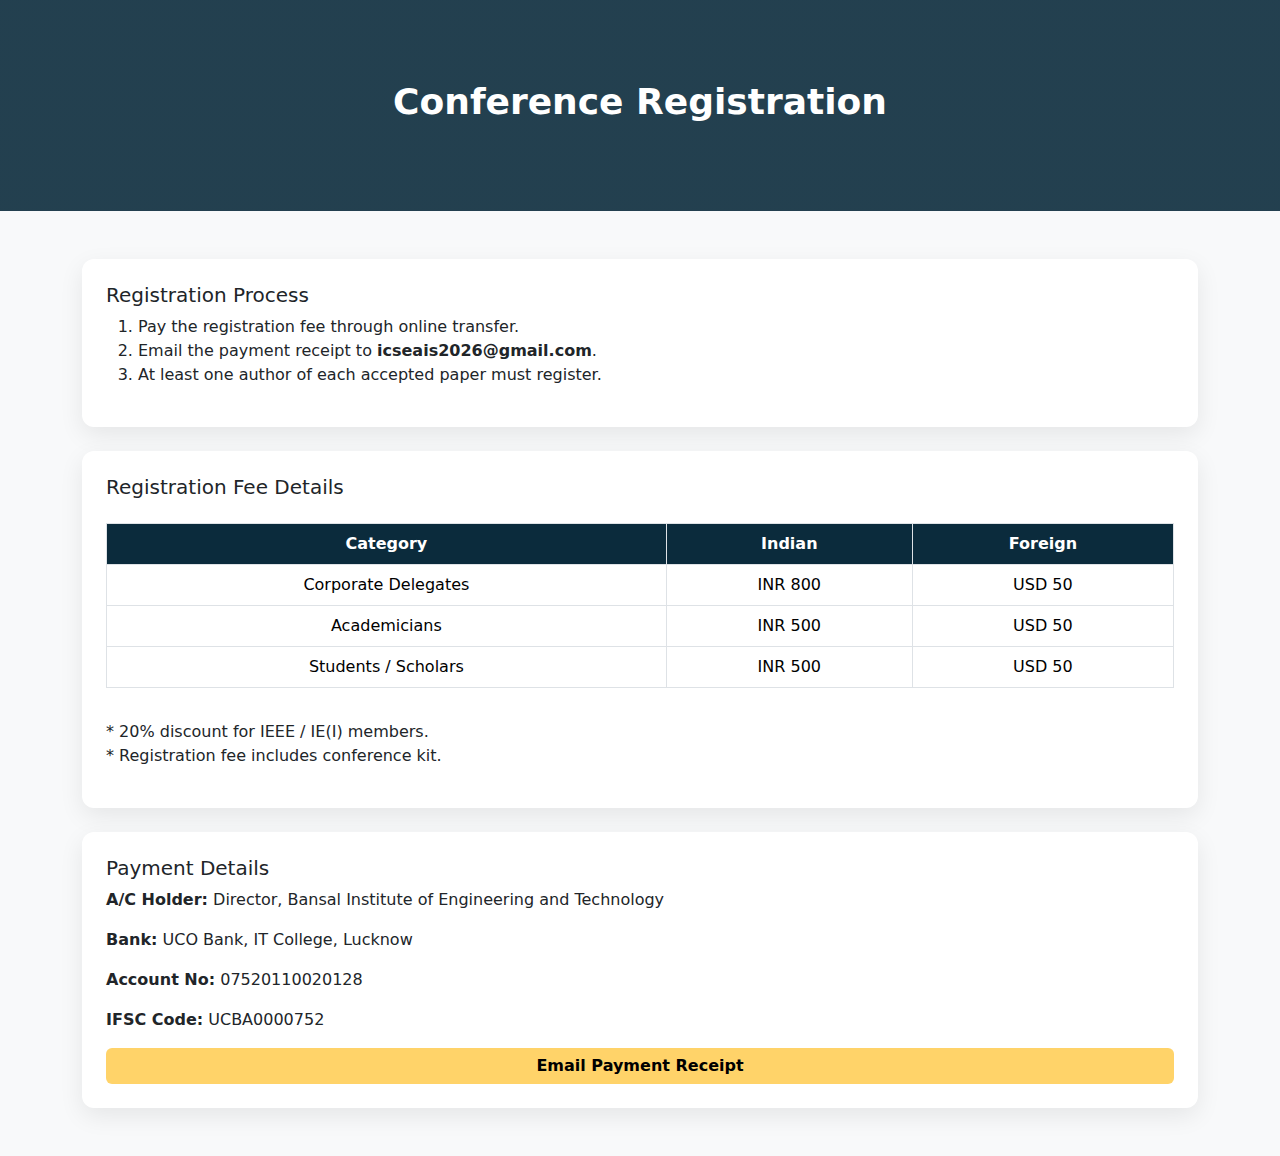
<file: registration.html>
<!DOCTYPE html>
<html lang="en">
<head>
<meta charset="UTF-8">
<meta name="viewport" content="width=device-width, initial-scale=1.0">
<title>Registration | ICSEAIS 2026</title>

<link rel="stylesheet" href="css/bootstrap.css">
<link rel="stylesheet" href="css/conference-pages.css">
<link rel="icon" href="img/favicon.png">
</head>

<body>

<!-- PAGE HEADER -->
<section class="page-header text-center">
  <div class="container">
    <h2>Conference Registration</h2>
  </div>
</section>

<!-- REGISTRATION CONTENT -->
<section class="registration-section py-5">
  <div class="container">

    <div class="card p-4 mb-4">
      <h5>Registration Process</h5>
      <ol>
        <li>Pay the registration fee through online transfer.</li>
        <li>Email the payment receipt to <strong>icseais2026@gmail.com</strong>.</li>
        <li>At least one author of each accepted paper must register.</li>
      </ol>
    </div>

    <div class="card p-4 mb-4">
      <h5>Registration Fee Details</h5>

      <div class="table-responsive">
        <table class="table table-bordered mt-3">
          <thead>
            <tr>
              <th>Category</th>
              <th>Indian</th>
              <th>Foreign</th>
            </tr>
          </thead>
          <tbody>
            <tr>
              <td>Corporate Delegates</td>
              <td>INR 800</td>
              <td>USD 50</td>
            </tr>
            <tr>
              <td>Academicians</td>
              <td>INR 500</td>
              <td>USD 50</td>
            </tr>
            <tr>
              <td>Students / Scholars</td>
              <td>INR 500</td>
              <td>USD 50</td>
            </tr>
          </tbody>
        </table>
      </div>

      <p class="mt-3">
        * 20% discount for IEEE / IE(I) members. <br>
        * Registration fee includes conference kit.
      </p>
    </div>

    <div class="card p-4">
      <h5>Payment Details</h5>

      <p><strong>A/C Holder:</strong> Director, Bansal Institute of Engineering and Technology</p>
      <p><strong>Bank:</strong> UCO Bank, IT College, Lucknow</p>
      <p><strong>Account No:</strong> 07520110020128</p>
      <p><strong>IFSC Code:</strong> UCBA0000752</p>

<a href="https://mail.google.com/mail/?view=cm&to=icseais2026@gmail.com&su=ICSEAIS 2026 Registration Receipt"
   target="_blank"
   class="btn btn-warning">
   Email Payment Receipt
</a>
    </div>

  </div>
</section>

</body>
</html>
</file>
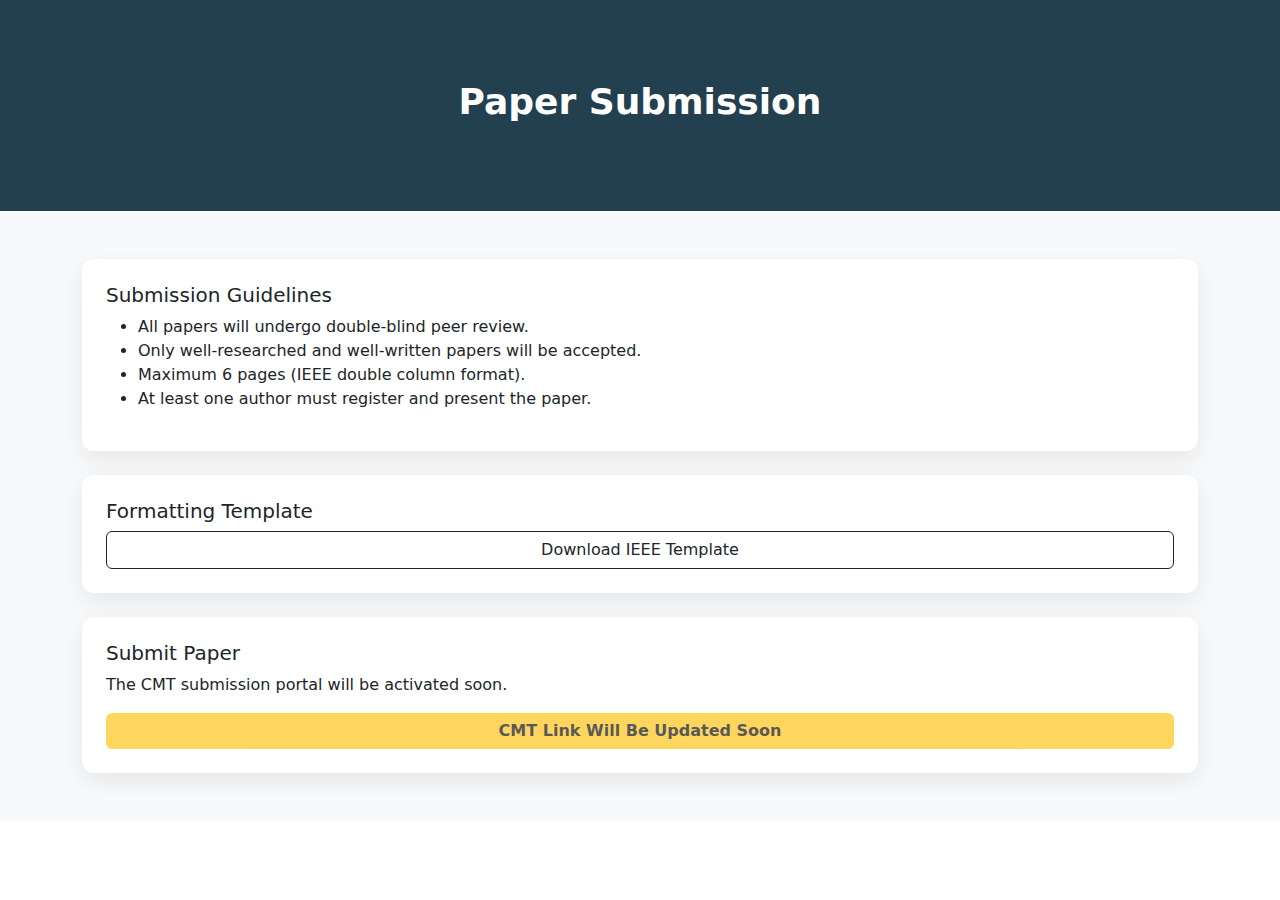
<file: submission.html>
<!DOCTYPE html>
<html lang="en">
<head>
<meta charset="UTF-8">
<meta name="viewport" content="width=device-width, initial-scale=1.0">
<title>Submission | ICSEAIS 2026</title>

<link rel="stylesheet" href="css/bootstrap.css">
<link rel="stylesheet" href="css/conference-pages.css">
<link rel="icon" href="img/favicon.png">

</head>

<body>

<!-- PAGE HEADER -->
<section class="page-header text-center">
  <div class="container">
    <h2>Paper Submission</h2>
  </div>
</section>

<!-- SUBMISSION CONTENT -->
<section class="submission-section py-5">
  <div class="container">

    <div class="card p-4 mb-4">
      <h5>Submission Guidelines</h5>
      <ul>
        <li>All papers will undergo double-blind peer review.</li>
        <li>Only well-researched and well-written papers will be accepted.</li>
        <li>Maximum 6 pages (IEEE double column format).</li>
        <li>At least one author must register and present the paper.</li>
      </ul>
    </div>

    <div class="card p-4 mb-4">
      <h5>Formatting Template</h5>
      <a href="https://www.ieee.org/content/dam/ieee-org/ieee/web/org/conferences/Conference-template-A4.doc"
         target="_blank"
         class="btn btn-outline-dark">
         Download IEEE Template
      </a>
    </div>

    <div class="card p-4">
      <h5>Submit Paper</h5>
      <p>The CMT submission portal will be activated soon.</p>

      <button class="btn btn-warning disabled">
        CMT Link Will Be Updated Soon
      </button>
    </div>

  </div>
</section>

</body>
</html>
</file>
<file: css/style.css>
/* ================= NAVBAR ================= */

.custom-navbar {
  background-color: #0b2b3c;
  padding: 12px 0;
  transition: 0.3s ease;
}

.navbar-brand {
  font-size: 20px;
  letter-spacing: 1px;
}

.navbar-nav .nav-link {
  color: #ffffff !important;
  margin-left: 18px;
  font-weight: 500;
  transition: 0.3s;
}

.navbar-nav .nav-link:hover {
  color: #ffd369 !important;
}

/* Remove border on toggler */
.navbar-toggler:focus {
  box-shadow: none;
}

/* Space below navbar */
body {
  padding-top: 80px;
}

/* Smooth Scroll */
html {
  scroll-behavior: smooth;
}

/* Responsive */
@media (max-width: 991px) {
  .navbar-nav {
    padding-top: 15px;
  }

  .navbar-nav .nav-link {
    margin-left: 0;
    padding: 10px 0;
  }
}

/* ================= HERO SECTION ================= */

.hero-section {
  min-height: 100vh;
  padding-top: 90px; /* space for fixed navbar */
  padding-bottom: 60px;
  background: linear-gradient(rgba(0,0,0,0.75), rgba(0,0,0,0.75)),
              url("../img/unnamed.webp") center center / cover no-repeat;
}

.hero-subtitle {
  letter-spacing: 4px;
  font-weight: 400;
  font-size: 18px;
  text-transform: uppercase;
  color: #ffd369;
}

.hero-title {
  font-weight: 700;
  font-size: 52px;
  line-height: 1.3;
}

.hero-date {
  font-size: 22px;
  font-weight: 500;
}

.hero-location {
  font-size: 18px;
  font-weight: 400;
  opacity: 0.9;
}

.hero-buttons .btn {
  border-radius: 50px;
  font-weight: 500;
  transition: 0.3s ease;
}

.hero-buttons .btn-warning {
  background-color: #ffd369;
  border: none;
}

.hero-buttons .btn-warning:hover {
  background-color: #e6bd50;
}

.hero-buttons .btn-outline-light:hover {
  background-color: white;
  color: #000;
}
/* ================= HERO COUNTDOWN ================= */

.countdown-wrapper {
    display: flex;
    justify-content: center;
    gap: 18px;
    flex-wrap: wrap;
}

.countdown-box {
    background: rgba(255, 255, 255, 0.12);
    backdrop-filter: blur(6px);
    padding: 18px 22px;
    border-radius: 10px;
    text-align: center;
    min-width: 85px;
    transition: 0.3s ease;
}

.countdown-box span {
    display: block;
    font-size: 30px;
    font-weight: 700;
    color: #ffd369;
}

.countdown-box small {
    font-size: 13px;
    color: #ffffff;
}

/* Responsive */
@media (max-width: 768px) {
    .countdown-box {
        padding: 12px 15px;
        min-width: 70px;
    }

    .countdown-box span {
        font-size: 22px;
    }
}


/* ================= RESPONSIVE ================= */

@media (max-width: 992px) {
  .hero-title {
    font-size: 40px;
  }
}

@media (max-width: 768px) {
  .hero-title {
    font-size: 30px;
  }

  .hero-date {
    font-size: 18px;
  }

  .hero-location {
    font-size: 16px;
  }

  .hero-buttons .btn {
    display: block;
    width: 100%;
    margin-bottom: 15px;
  }

  .hero-buttons .btn:last-child {
    margin-bottom: 0;
  }
}

/* ================= ABOUT SECTION ================= */

.about-section {
  background-color: #f8f9fa;
}

.section-title h2 {
  font-weight: 700;
  font-size: 34px;
  color: #0b2b3c;
}

.title-underline {
  width: 70px;
  height: 4px;
  background-color: #ffd369;
  margin-top: 12px;
  border-radius: 2px;
}

.about-card {
  background-color: #ffffff;
  padding: 40px;
  border-radius: 10px;
  line-height: 1.9;
  font-size: 16px;
  color: #333;
  text-align: justify;
}

/* Responsive */
@media (max-width: 768px) {
  .section-title h2 {
    font-size: 26px;
  }

  .about-card {
    padding: 25px;
    font-size: 15px;
  }
}

/* ================= FOCUS SECTION ================= */

.focus-section {
  background-color: #0b2b3c;
  color: #ffffff;
}

.focus-title {
  font-weight: 700;
  font-size: 34px;
}

.focus-underline {
  width: 70px;
  height: 4px;
  background-color: #ffd369;
  margin-top: 12px;
  border-radius: 2px;
}

.focus-section p {
  line-height: 1.9;
  text-align: justify;
  font-size: 16px;
}

.focus-highlight {
  background-color: #112f42;
  border-left: 4px solid #ffd369;
  border-radius: 8px;
}

.focus-highlight h5 {
  font-weight: 600;
  color: #ffd369;
}

.focus-highlight ul li {
  margin-bottom: 10px;
  font-size: 15px;
}

/* Responsive */
@media (max-width: 992px) {
  .focus-title {
    font-size: 28px;
  }

  .focus-highlight {
    margin-top: 30px;
  }
}



/* ================= THEMATIC SESSIONS ================= */

.themes-section {
  background-color: #f8f9fa;
}

.themes-title {
  font-size: 34px;
  font-weight: 700;
  color: #0b2b3c;
}

.themes-underline {
  width: 70px;
  height: 4px;
  background-color: #ffd369;
  margin-top: 12px;
  border-radius: 2px;
}

/* Accordion Styling */

.accordion-item {
  border: none;
  margin-bottom: 15px;
  border-radius: 8px;
  overflow: hidden;
}

.accordion-button {
  background-color: #0b2b3c;
  color: #ffffff;
  font-weight: 600;
  font-size: 16px;
}

.accordion-button:not(.collapsed) {
  background-color: #112f42;
  color: #ffd369;
}

.accordion-button:focus {
  box-shadow: none;
}

.accordion-body {
  background-color: #ffffff;
  padding: 25px;
  line-height: 1.8;
}

.accordion-body ul {
  margin-top: 15px;
}

.accordion-body li {
  margin-bottom: 8px;
}

/* Responsive */
@media (max-width: 768px) {
  .themes-title {
    font-size: 26px;
  }

  .accordion-button {
    font-size: 14px;
  }
}/* ================= PREMIUM ACCORDION ================= */

.premium-accordion-item {
  border: none;
  margin-bottom: 15px;
  border-radius: 10px;
  overflow: hidden;
  transition: 0.3s ease;
}

.premium-accordion-btn {
  background-color: #f8f9fa;
  font-weight: 600;
  padding: 20px 25px;
  display: flex;
  align-items: center;
  border-radius: 10px !important;
  transition: all 0.3s ease;
}

/* Remove default arrow */
.premium-accordion-btn::after {
  display: none !important;
}

/* Hover Effect */
.premium-accordion-btn:hover {
  background-color: #e9f2f6;
}

/* Icon styling */
.accordion-icon i {
  font-size: 18px;
  color: #0b2b3c;
  transition: 0.3s ease;
}

/* Custom Arrow */
.custom-arrow i {
  font-size: 18px;
  transition: transform 0.3s ease;
}

/* Rotate arrow when active */
.premium-accordion-btn:not(.collapsed) .custom-arrow i {
  transform: rotate(180deg);
}

/* Active State */
.premium-accordion-btn:not(.collapsed) {
  background-color: #0b2b3c;
  color: #ffffff;
  border-left: 4px solid #ffd369;
}

/* Change icon color when active */
.premium-accordion-btn:not(.collapsed) .accordion-icon i {
  color: #ffd369;
}

/* Accordion Body Styling */
.accordion-body {
  background-color: #ffffff;
  padding: 25px;
  border-radius: 0 0 10px 10px;
}

/* ================= IMPORTANT DATES ================= */

.important-dates-section {
  background-color: #f8f9fa;
}

.dates-title {
  font-size: 34px;
  font-weight: 700;
  color: #0b2b3c;
}

.dates-underline {
  width: 70px;
  height: 4px;
  background-color: #ffd369;
  margin-top: 12px;
  border-radius: 2px;
}

/* Timeline Container */
.timeline {
  display: flex;
  justify-content: space-between;
  align-items: center;
  position: relative;
  flex-wrap: wrap;
}

/* Horizontal Line */
.timeline::before {
  content: "";
  position: absolute;
  top: 25px;
  left: 0;
  width: 100%;
  height: 4px;
  background-color: #dcdcdc;
  z-index: 1;
}

/* Timeline Item */
.timeline-item {
  position: relative;
  text-align: center;
  width: 24%;
  z-index: 2;
  transition: 0.3s ease;
}

.timeline-item h5 {
  font-weight: 600;
  margin-top: 20px;
  color: #0b2b3c;
}

.timeline-item p {
  font-size: 14px;
  margin-bottom: 0;
  color: #555;
}

/* Timeline Dot */
.timeline-dot {
  width: 20px;
  height: 20px;
  background-color: #ffd369;
  border-radius: 50%;
  margin: 0 auto;
  border: 4px solid #0b2b3c;
  transition: 0.3s ease;
}

/* Hover Effect */
.timeline-item:hover .timeline-dot {
  transform: scale(1.2);
  background-color: #0b2b3c;
}

.timeline-item:hover h5 {
  color: #ffd369;
}

/* ================= MOBILE VERSION ================= */

@media (max-width: 992px) {

  .timeline {
    flex-direction: column;
    align-items: flex-start;
  }

  .timeline::before {
    left: 20px;
    top: 0;
    width: 4px;
    height: 100%;
  }

  .timeline-item {
    width: 100%;
    padding-left: 50px;
    margin-bottom: 40px;
    text-align: left;
  }

  .timeline-dot {
    position: absolute;
    left: 10px;
  }

}
/* ================= CONTACT SECTION ================= */

.contact-section {
  background-color: #f1f3f5;
}

.contact-title {
  font-size: 32px;
  font-weight: 700;
  color: #0b2b3c;
}

/* Contact Card */
.contact-card {
  background-color: #ffffff;
  padding: 30px 25px;
  border-radius: 8px;
  box-shadow: 0 5px 20px rgba(0,0,0,0.08);
  transition: 0.3s ease;
}

.contact-card:hover {
  transform: translateY(-4px);
  box-shadow: 0 10px 30px rgba(0,0,0,0.12);
}

.contact-name {
  font-weight: 600;
  color: #0b2b3c;
  margin-bottom: 8px;
}

.contact-role {
  font-size: 14px;
  color: #666;
  margin-bottom: 15px;
}

.contact-info {
  font-size: 14px;
  color: #333;
}

.contact-info i {
  color: #0b2b3c;
}

/* Responsive */
@media (max-width: 768px) {
  .contact-title {
    font-size: 26px;
  }

  .contact-card {
    padding: 25px 20px;
  }
}





/* ================= ORGANIZING COMMITTEE ================= */

.committee-section {
  background-color: #ffffff;
}

.committee-title {
  font-size: 34px;
  font-weight: 700;
  color: #0b2b3c;
}

.committee-underline {
  width: 70px;
  height: 4px;
  background-color: #ffd369;
  margin-top: 12px;
  border-radius: 2px;
}

.committee-section .accordion-button {
  background-color: #0b2b3c;
  color: #ffffff;
  font-weight: 600;
}

.committee-section .accordion-button:not(.collapsed) {
  background-color: #112f42;
  color: #ffd369;
}

.committee-section .accordion-body {
  background-color: #f8f9fa;
  padding: 25px;
}

.committee-section p {
  margin-bottom: 8px;
  font-size: 15px;
}

/* ================= TECHNICAL PROGRAM COMMITTEE ================= */

.technical-section {
  background-color: #f8f9fa;
}

.technical-title {
  font-size: 34px;
  font-weight: 700;
  color: #0b2b3c;
}

.technical-underline {
  width: 70px;
  height: 4px;
  background-color: #ffd369;
  margin-top: 12px;
  border-radius: 2px;
}

.technical-section .accordion-button {
  background-color: #0b2b3c;
  color: #ffffff;
  font-weight: 600;
}

.technical-section .accordion-button:not(.collapsed) {
  background-color: #112f42;
  color: #ffd369;
}

.technical-section .accordion-body {
  background-color: #ffffff;
  padding: 25px;
}

.technical-section p {
  margin-bottom: 8px;
  font-size: 15px;
}

/* ================= PAST CONFERENCE ATTRACTIONS ================= */

.attractions-section {
  background-color: #ffffff;
}

.attractions-title {
  font-size: 34px;
  font-weight: 700;
  color: #0b2b3c;
}

.attractions-underline {
  width: 70px;
  height: 4px;
  background-color: #ffd369;
  margin-top: 12px;
  border-radius: 2px;
}

.attraction-card {
  background-color: #f8f9fa;
  border-radius: 10px;
  overflow: hidden;
  transition: 0.3s ease;
  box-shadow: 0 4px 12px rgba(0,0,0,0.08);
}

.attraction-card img {
  width: 100%;
  height: 220px;
  object-fit: cover;
}

.attraction-card .card-body {
  padding: 20px;
}

.attraction-card h5 {
  font-weight: 600;
  margin-bottom: 10px;
  color: #0b2b3c;
}

.attraction-card p {
  font-size: 14px;
  color: #444;
  margin-bottom: 0;
}

/* Hover Effect */
.attraction-card:hover {
  transform: translateY(-5px);
  box-shadow: 0 8px 20px rgba(0,0,0,0.15);
}

/* Responsive */
@media (max-width: 768px) {
  .attractions-title {
    font-size: 26px;
  }

  .attraction-card img {
    height: 200px;
  }
}

/* ================= SUBMISSION & REGISTRATION ================= */

.submission-section {
  background-color: #f8f9fa;
}

.submission-title {
  font-size: 34px;
  font-weight: 700;
  color: #0b2b3c;
}

.submission-underline {
  width: 70px;
  height: 4px;
  background-color: #ffd369;
  margin-top: 12px;
  border-radius: 2px;
}

.submission-card {
  background-color: #ffffff;
  padding: 35px;
  border-radius: 10px;
  box-shadow: 0 4px 15px rgba(0,0,0,0.08);
}

.submission-card h4 {
  font-weight: 600;
  color: #0b2b3c;
}

.highlight-box {
  background-color: #fff3cd;
  padding: 12px 15px;
  border-left: 4px solid #ffd369;
  border-radius: 5px;
}

.payment-box {
  background-color: #eef3f7;
  padding: 15px;
  border-radius: 6px;
}

.submission-card .btn-warning {
  background-color: #ffd369;
  border: none;
  font-weight: 500;
}

.submission-card .btn-warning:hover {
  background-color: #e6bd50;
}

@media (max-width: 768px) {
  .submission-title {
    font-size: 26px;
  }

  .submission-card {
    padding: 25px;
  }
}

/* ================= VENUE SECTION ================= */

.venue-section {
  background-color: #f8f9fa;
}

.venue-title {
  font-size: 32px;
  font-weight: 700;
  color: #0b2b3c;
}

.venue-underline {
  width: 70px;
  height: 4px;
  background-color: #ffd369;
  margin-top: 12px;
  border-radius: 2px;
}

/* Venue Info */
.venue-info {
  padding: 20px;
}

.venue-name {
  font-weight: 600;
  color: #0b2b3c;
  margin-bottom: 10px;
}

.venue-address {
  color: #555;
  font-size: 15px;
}

/* Map */
.venue-map {
  width: 100%;
  height: 350px;
  border-radius: 12px;
  overflow: hidden;
  box-shadow: 0 10px 30px rgba(0,0,0,0.1);
}

.venue-map iframe {
  width: 100%;
  height: 100%;
  border: 0;
}

/* Responsive */
@media (max-width: 768px) {
  .venue-map {
    height: 250px;
  }

  .venue-title {
    font-size: 26px;
  }
}


/* ================= FOOTER ================= */

.footer-section {
  background-color: #0b2b3c;
  color: #ffffff;
}

.footer-heading {
  font-weight: 600;
  margin-bottom: 15px;
  color: #ffd369;
}

.footer-section p {
  font-size: 14px;
  line-height: 1.7;
}

.footer-links {
  list-style: none;
  padding: 0;
}

.footer-links li {
  margin-bottom: 8px;
}

.footer-links a {
  color: #ffffff;
  text-decoration: none;
  font-size: 14px;
  transition: 0.3s ease;
}

.footer-links a:hover {
  color: #ffd369;
}

.footer-bottom {
  background-color: #071c28;
  font-size: 14px;
}

/* Responsive */
@media (max-width: 768px) {
  .footer-section {
    text-align: center;
  }

  .footer-links {
    padding-left: 0;
  }
}

/* ================= INSTITUTION TABS SECTION ================= */

.institution-tabs-section {
  background-color: #f8f9fa;
}

.institution-main-title {
  font-size: 34px;
  font-weight: 700;
  color: #0b2b3c;
}

.institution-main-underline {
  width: 70px;
  height: 4px;
  background-color: #ffd369;
  margin-top: 12px;
  border-radius: 2px;
}

/* Nav Pills */
.nav-pills .nav-link {
  background-color: #0b2b3c;
  color: #ffffff;
  margin: 5px;
  font-weight: 500;
  border-radius: 30px;
  padding: 10px 20px;
  transition: 0.3s;
}

.nav-pills .nav-link.active {
  background-color: #ffd369;
  color: #000;
}

/* Institution Content */
.institution-content h3 {
  font-weight: 600;
  margin-bottom: 15px;
  color: #0b2b3c;
}

.institution-content p {
  font-size: 15px;
  line-height: 1.8;
  text-align: justify;
}

/* Map Styling */
.map-container {
  width: 100%;
  height: 350px;
  border-radius: 12px;
  overflow: hidden;
  box-shadow: 0 8px 20px rgba(0,0,0,0.1);
}

.map-container iframe {
  width: 100%;
  height: 100%;
  border: 0;
}

@media (max-width: 768px) {
  .map-container {
    height: 250px;
  }

  .institution-main-title {
    font-size: 26px;
  }
}
</file>
<file: css/conference-pages.css>
/* PAGE HEADER */
.page-header {
  background: linear-gradient(rgba(11,43,60,0.9), rgba(11,43,60,0.9));
  color: #fff;
  padding: 80px 0;
}

.page-header h2 {
  font-size: 36px;
  font-weight: 700;
}

/* SECTION BACKGROUND */
.registration-section,
.submission-section {
  background-color: #f8f9fa;
}

/* CARD STYLING */
.card {
  border: none;
  border-radius: 12px;
  box-shadow: 0 8px 25px rgba(0,0,0,0.08);
  transition: 0.3s ease;
}

.card:hover {
  transform: translateY(-5px);
  box-shadow: 0 12px 35px rgba(0,0,0,0.12);
}

/* TABLE */
.table th {
  background-color: #0b2b3c;
  color: #fff;
  text-align: center;
}

.table td {
  text-align: center;
}

/* BUTTONS */
.btn-warning {
  background-color: #ffd369;
  border: none;
  font-weight: 600;
}

.btn-warning:hover {
  background-color: #ffc107;
}

.btn-outline-dark {
  font-weight: 500;
}

/* RESPONSIVE */
@media (max-width: 768px) {
  .page-header h2 {
    font-size: 26px;
  }

  .card {
    padding: 20px;
  }
}
</file>
